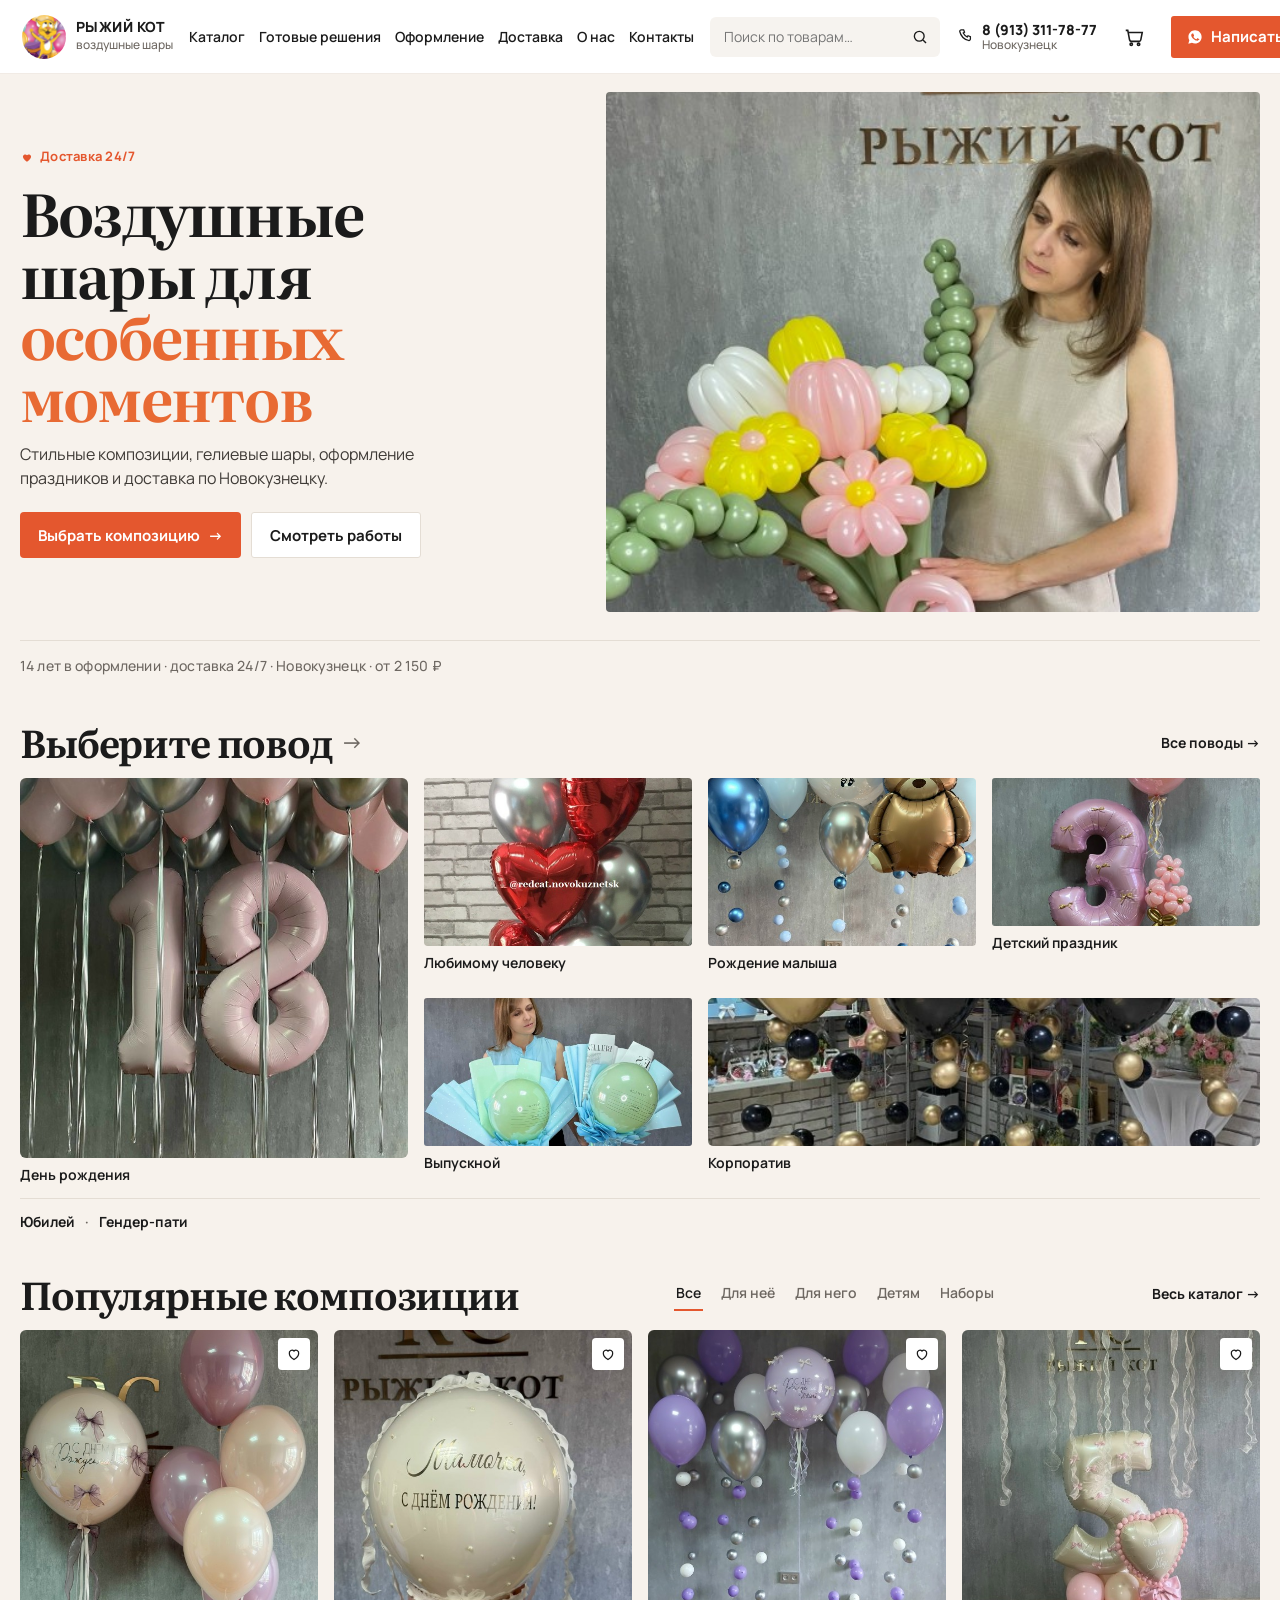
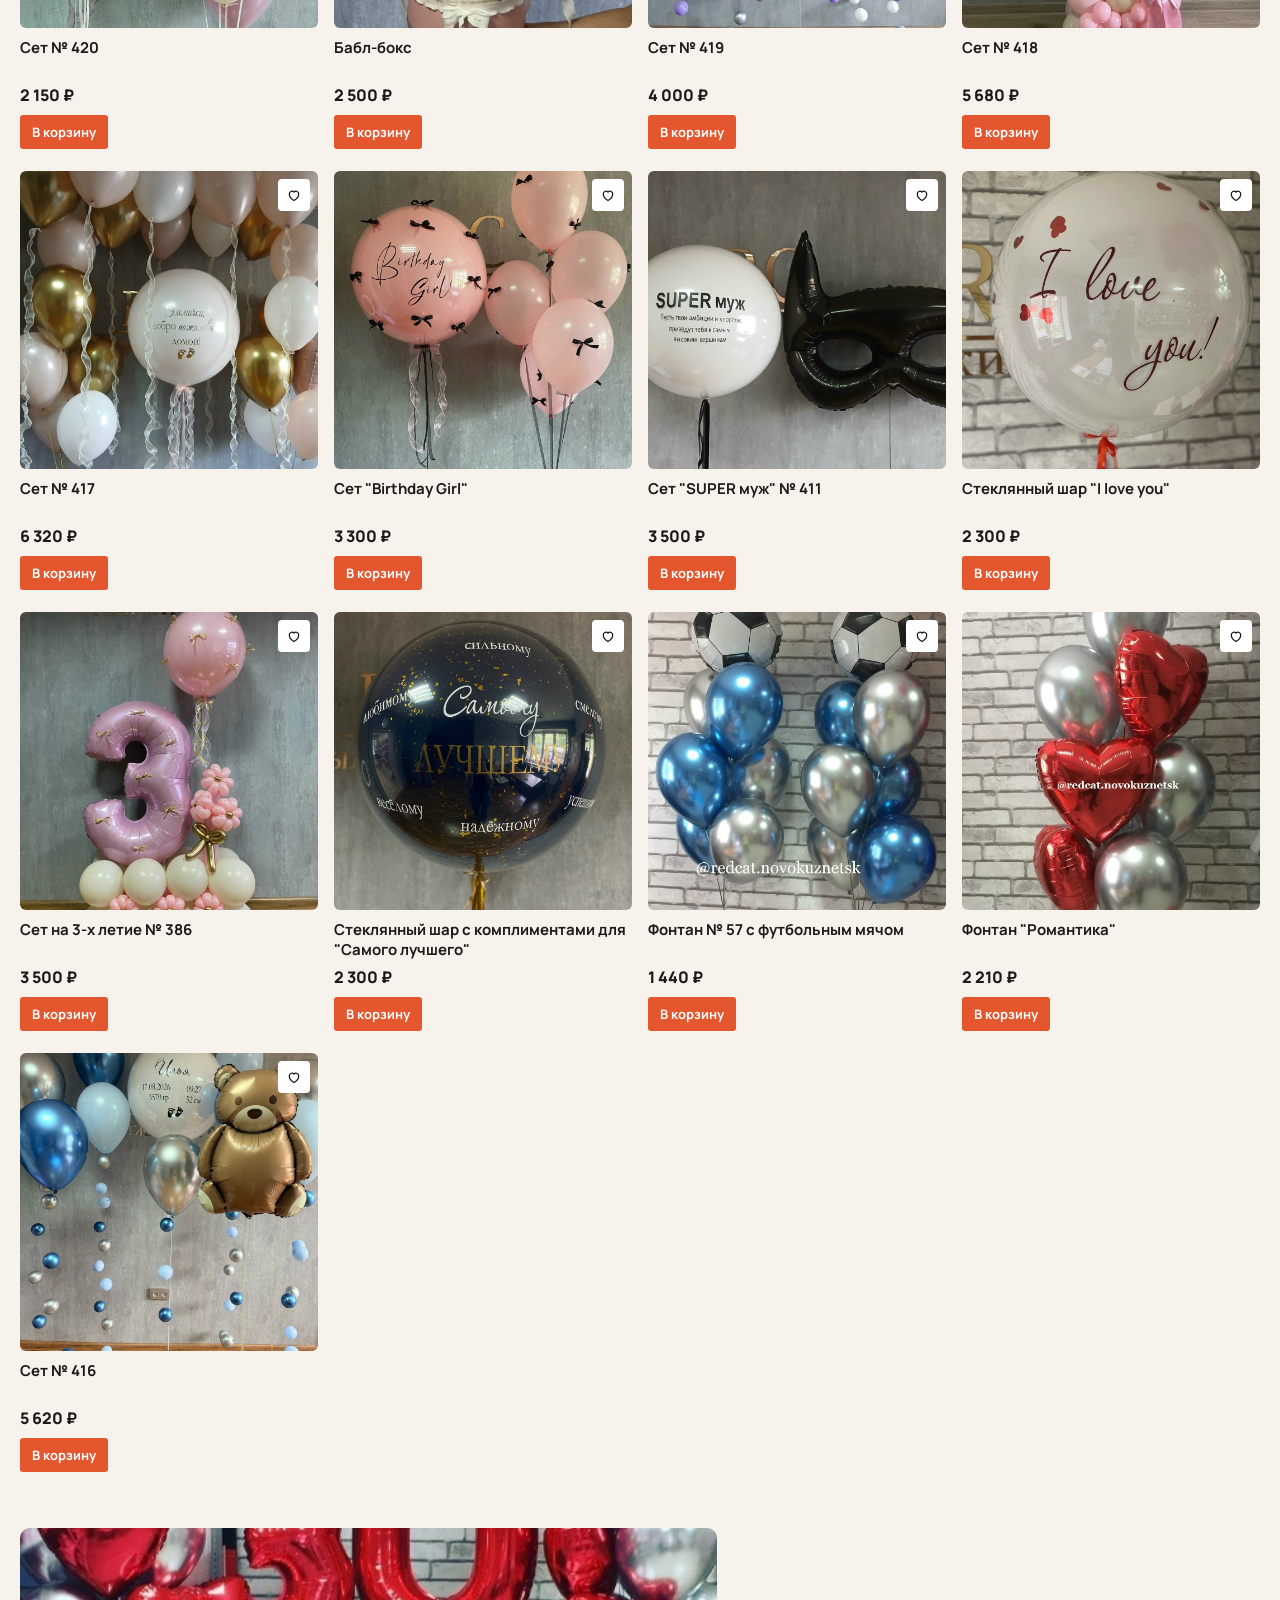
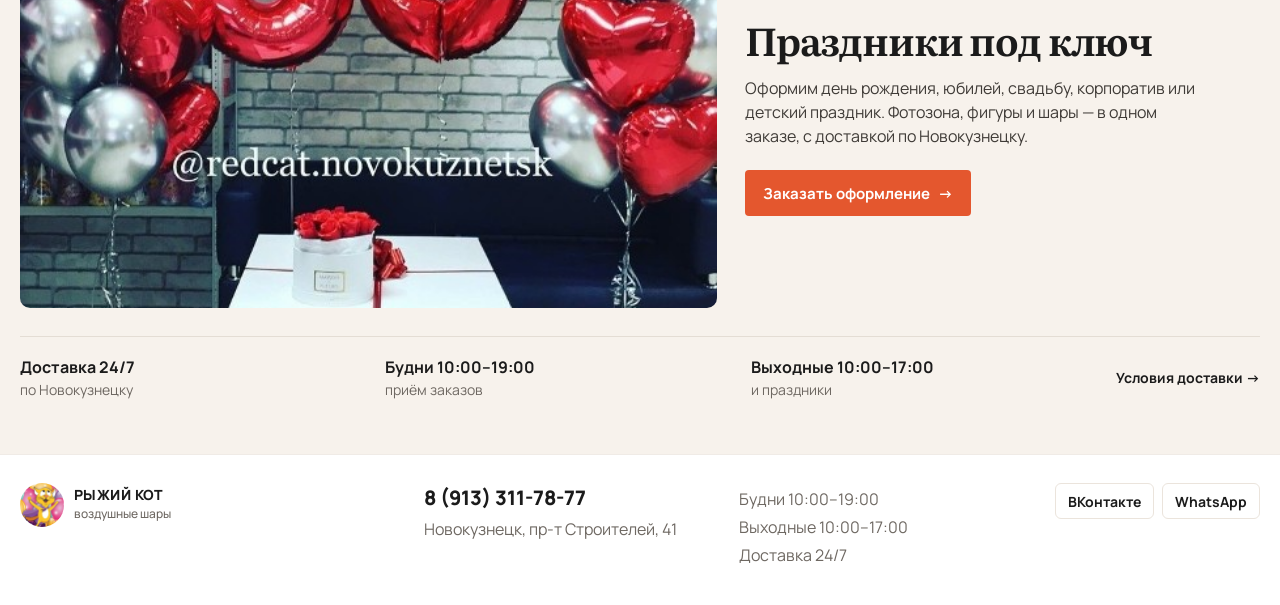
<file: index.html>
<!DOCTYPE html>
<html lang="ru">
<head>
  <meta charset="utf-8">
  <meta name="viewport" content="width=device-width, initial-scale=1">
  <title>Рыжий кот — воздушные шары в Новокузнецке</title>
  <meta name="description" content="Стильные композиции, гелиевые шары, оформление праздников и доставка по Новокузнецку. Рыжий кот, пр-т Строителей, 41.">
  <link rel="icon" href="img/logo.jpg">
  <link rel="preconnect" href="https://fonts.googleapis.com">
  <link rel="preconnect" href="https://fonts.gstatic.com" crossorigin>
  <link href="https://fonts.googleapis.com/css2?family=Literata:opsz,wght@7..72,560;7..72,650;7..72,700&family=Manrope:wght@400;500;600;700;800&display=swap" rel="stylesheet">
  <link rel="stylesheet" href="css/site.css">
</head>
<body>
  <a class="skip" href="#content">К содержанию</a>
  <header data-header></header>
  <main id="content">
    <div class="wrap hero-block">
      <section class="hero">
        <div class="hero-copy">
          <p class="hero-kicker">
            <svg width="14" height="14" viewBox="0 0 24 24" aria-hidden="true" fill="currentColor"><path d="M12 20s-7-4.4-7-9a4 4 0 0 1 7-2 4 4 0 0 1 7 2c0 4.6-7 9-7 9z"/></svg>
            Доставка 24/7
          </p>
          <h1>Воздушные<br>шары для<br><span>особенных<br>моментов</span></h1>
          <p class="hero-lead">Стильные композиции, гелиевые шары, оформление праздников и доставка по Новокузнецку.</p>
          <div class="hero-actions">
            <a class="btn" href="catalog.html">Выбрать композицию <span aria-hidden="true">→</span></a>
            <a class="btn btn-line" href="solutions.html">Смотреть работы</a>
          </div>
        </div>
        <div class="hero-photo">
          <img src="img/products/p15997481.jpg" alt="Букет из шаров: ромашки и тюльпаны, студия Рыжий кот">
        </div>
      </section>
      <p class="facts-line" aria-label="Коротко о магазине">14 лет в оформлении · доставка 24/7 · Новокузнецк · от 2 150 ₽</p>
    </div>

    <section class="wrap block" aria-labelledby="occasions-title">
      <div class="section-head">
        <h2 id="occasions-title">Выберите повод <a class="title-arrow" href="solutions.html" aria-label="Все поводы">→</a></h2>
        <a class="more-link" href="solutions.html">Все поводы →</a>
      </div>
      <div class="occasion-mosaic">
        <a class="occasion occasion--feature" href="catalog.html?tag=birthday">
          <img src="img/products/p15983833.jpg" alt="Розовые цифры 18 и фонтан шаров">
          <span>День рождения</span>
        </a>
        <a class="occasion" href="catalog.html?tag=love">
          <img src="img/products/p15039070.jpg" alt="Красные сердца и серебряные шары">
          <span>Любимому человеку</span>
        </a>
        <a class="occasion" href="catalog.html?tag=baby">
          <img src="img/products/p16134935.jpg" alt="Голубая композиция с метрикой и мишкой">
          <span>Рождение малыша</span>
        </a>
        <a class="occasion occasion--compact" href="catalog.html?tag=kids">
          <img src="img/products/p16042050.jpg" alt="Розовая цифра 3 и цветы из шаров">
          <span>Детский праздник</span>
        </a>
        <a class="occasion occasion--compact" href="catalog.html?tag=grad">
          <img src="img/products/p16125949.jpg" alt="Букеты с шарами-тетрадками">
          <span>Выпускной</span>
        </a>
        <a class="occasion occasion--wide" href="decor.html">
          <img src="img/products/p12304757.jpg" alt="Чёрно-золотая композиция из шаров">
          <span>Корпоратив</span>
        </a>
      </div>
      <nav class="occasion-links" aria-label="Ещё поводы">
        <a href="solutions.html#jubilee">Юбилей</a>
        <span aria-hidden="true">·</span>
        <a href="solutions.html#gender">Гендер-пати</a>
      </nav>
    </section>

    <section class="wrap block" aria-labelledby="popular-title">
      <div class="section-head with-pills">
        <h2 id="popular-title">Популярные композиции</h2>
        <div class="pills" data-home-filters>
          <button type="button" data-aud="all" aria-pressed="true">Все</button>
          <button type="button" data-aud="her" aria-pressed="false">Для неё</button>
          <button type="button" data-aud="him" aria-pressed="false">Для него</button>
          <button type="button" data-aud="kids" aria-pressed="false">Детям</button>
          <button type="button" data-aud="set" aria-pressed="false">Наборы</button>
        </div>
        <a class="more-link" href="catalog.html">Весь каталог →</a>
      </div>
      <div class="shelf" data-shelf></div>
    </section>

    <section class="wrap turnkey">
      <img src="img/products/p15039085.jpg" alt="Оформление праздника: цифра 30 и красные сердца">
      <div>
        <h2>Праздники под ключ</h2>
        <p>Оформим день рождения, юбилей, свадьбу, корпоратив или детский праздник. Фотозона, фигуры и шары — в одном заказе, с доставкой по Новокузнецку.</p>
        <a class="btn" href="decor.html">Заказать оформление <span aria-hidden="true">→</span></a>
      </div>
    </section>

    <section class="hours wrap" aria-label="Доставка и часы">
      <div>
        <strong>Доставка 24/7</strong>
        <span>по Новокузнецку</span>
      </div>
      <div>
        <strong>Будни 10:00–19:00</strong>
        <span>приём заказов</span>
      </div>
      <div>
        <strong>Выходные 10:00–17:00</strong>
        <span>и праздники</span>
      </div>
      <a class="more-link" href="delivery.html">Условия доставки →</a>
    </section>
  </main>
  <footer data-footer></footer>
  <script src="js/site.js"></script>
</body>
</html>
</file>
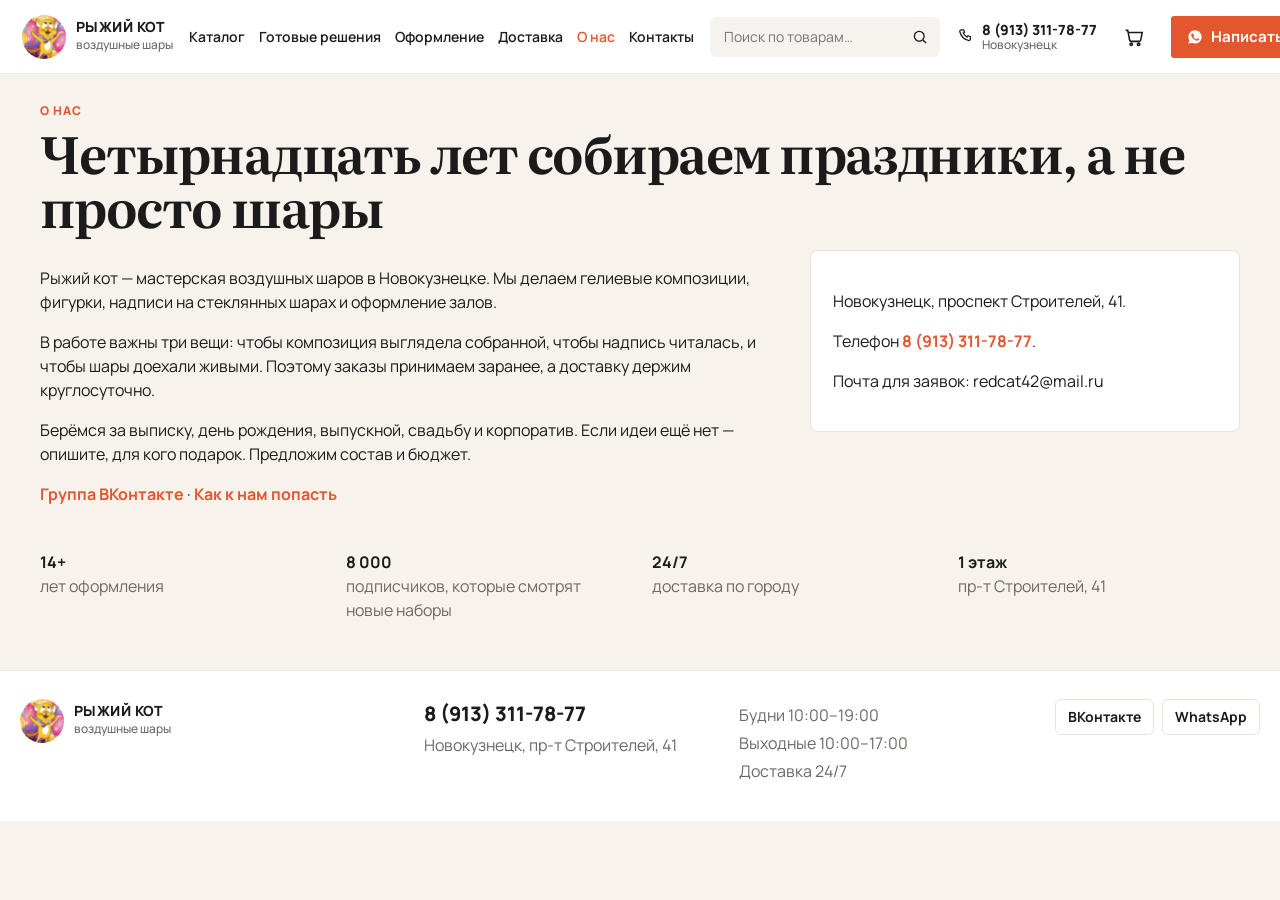
<file: about.html>
<!DOCTYPE html>
<html lang="ru">
<head>
  <meta charset="utf-8">
  <meta name="viewport" content="width=device-width, initial-scale=1">
  <title>О нас — Рыжий кот</title>
  <meta name="description" content="Рыжий кот — служба воздушных шаров и праздничного оформления в Новокузнецке. Больше 14 лет.">
  <link rel="icon" href="img/logo.jpg">
  <link rel="preconnect" href="https://fonts.googleapis.com">
  <link rel="preconnect" href="https://fonts.gstatic.com" crossorigin>
  <link href="https://fonts.googleapis.com/css2?family=Literata:opsz,wght@7..72,560;7..72,650;7..72,700&family=Manrope:wght@400;500;600;700;800&display=swap" rel="stylesheet">
  <link rel="stylesheet" href="css/site.css">
</head>
<body>
  <a class="skip" href="#content">К содержанию</a>
  <header data-header></header>
  <main id="content">
    <div class="page-intro">
      <p class="eyebrow">О нас</p>
      <h1>Четырнадцать лет собираем праздники, а не просто шары</h1>
    </div>
    <div class="split-text">
      <div>
        <p>Рыжий кот — мастерская воздушных шаров в Новокузнецке. Мы делаем гелиевые композиции, фигурки, надписи на стеклянных шарах и оформление залов.</p>
        <p>В работе важны три вещи: чтобы композиция выглядела собранной, чтобы надпись читалась, и чтобы шары доехали живыми. Поэтому заказы принимаем заранее, а доставку держим круглосуточно.</p>
        <p>Берёмся за выписку, день рождения, выпускной, свадьбу и корпоратив. Если идеи ещё нет — опишите, для кого подарок. Предложим состав и бюджет.</p>
        <p><a href="https://vk.com/redcat42">Группа ВКонтакте</a> · <a href="contacts.html">Как к нам попасть</a></p>
      </div>
      <aside class="note">
        <p>Новокузнецк, проспект Строителей, 41.</p>
        <p>Телефон <a href="tel:+79133117877">8 (913) 311-78-77</a>.</p>
        <p>Почта для заявок: redcat42@mail.ru</p>
      </aside>
    </div>
    <section class="why" aria-label="Коротко о мастерской">
      <article><strong>14+</strong><span>лет оформления</span></article>
      <article><strong>8 000</strong><span>подписчиков, которые смотрят новые наборы</span></article>
      <article><strong>24/7</strong><span>доставка по городу</span></article>
      <article><strong>1 этаж</strong><span>пр-т Строителей, 41</span></article>
    </section>
  </main>
  <footer data-footer></footer>
  <script src="js/site.js"></script>
</body>
</html>
</file>
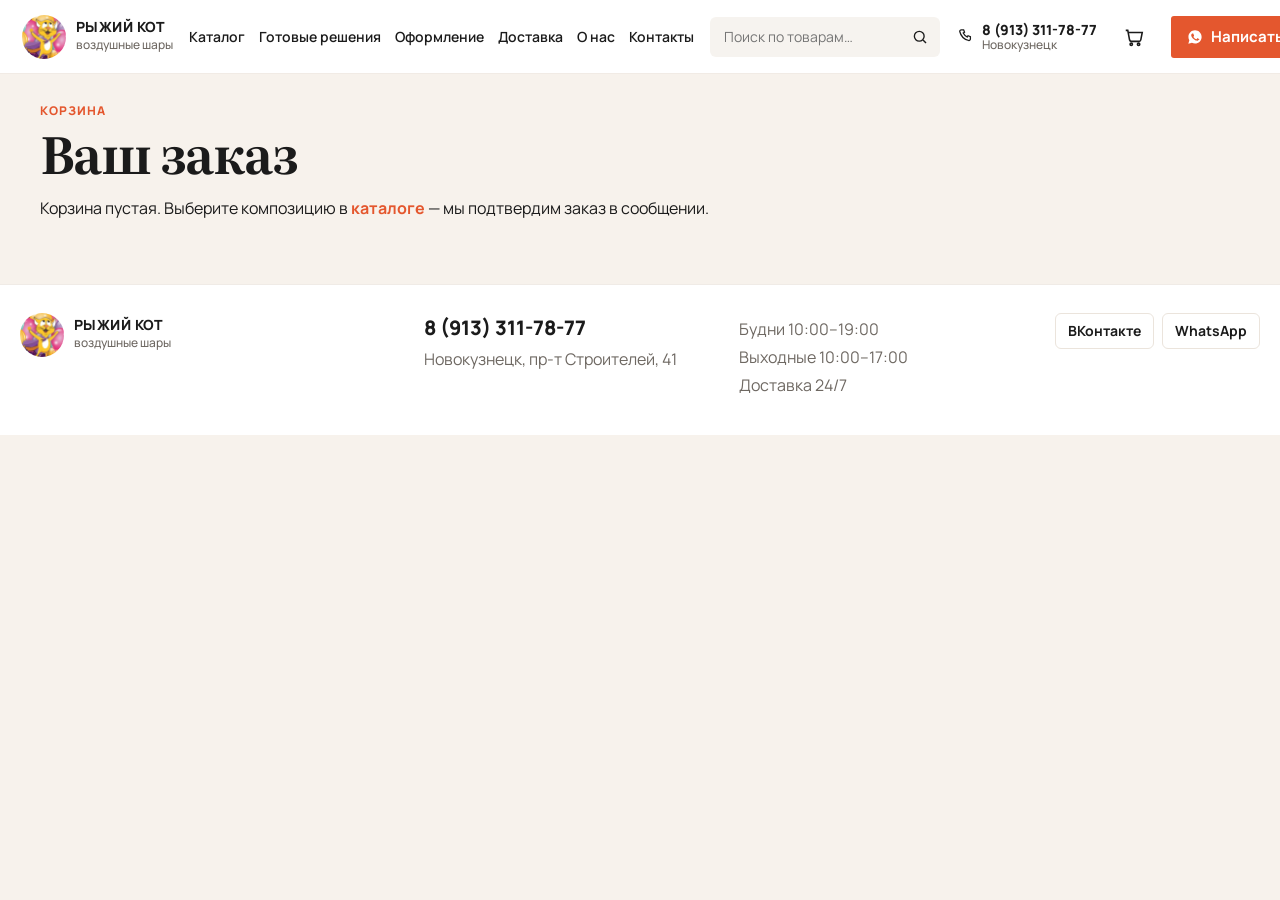
<file: cart.html>
<!DOCTYPE html>
<html lang="ru">
<head>
  <meta charset="utf-8">
  <meta name="viewport" content="width=device-width, initial-scale=1">
  <title>Корзина — Рыжий кот</title>
  <link rel="icon" href="img/logo.jpg">
  <link rel="preconnect" href="https://fonts.googleapis.com">
  <link rel="preconnect" href="https://fonts.gstatic.com" crossorigin>
  <link href="https://fonts.googleapis.com/css2?family=Literata:opsz,wght@7..72,560;7..72,650;7..72,700&family=Manrope:wght@400;500;600;700;800&display=swap" rel="stylesheet">
  <link rel="stylesheet" href="css/site.css">
</head>
<body>
  <a class="skip" href="#content">К содержанию</a>
  <header data-header></header>
  <main id="content">
    <div class="page-intro">
      <p class="eyebrow">Корзина</p>
      <h1>Ваш заказ</h1>
    </div>
    <div class="cart-list" data-cart-page></div>
  </main>
  <footer data-footer></footer>
  <script src="js/site.js"></script>
</body>
</html>
</file>
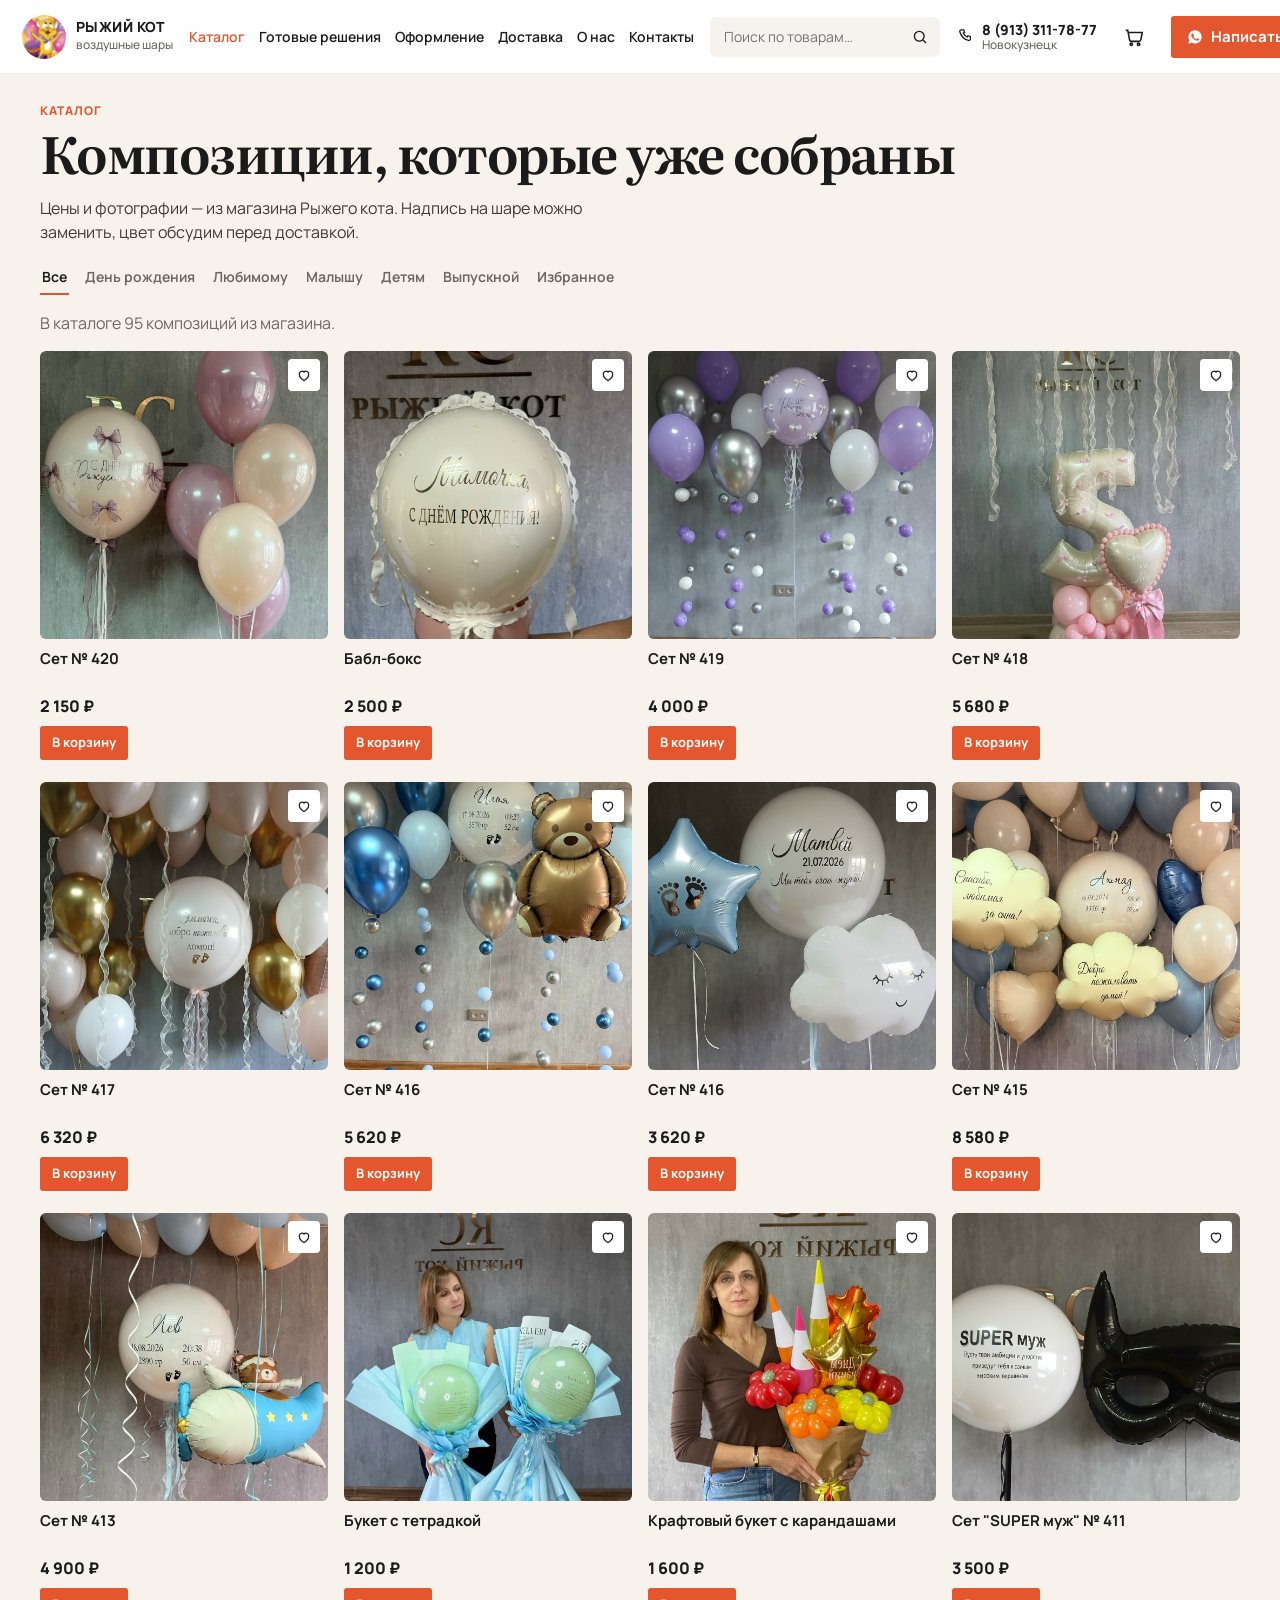
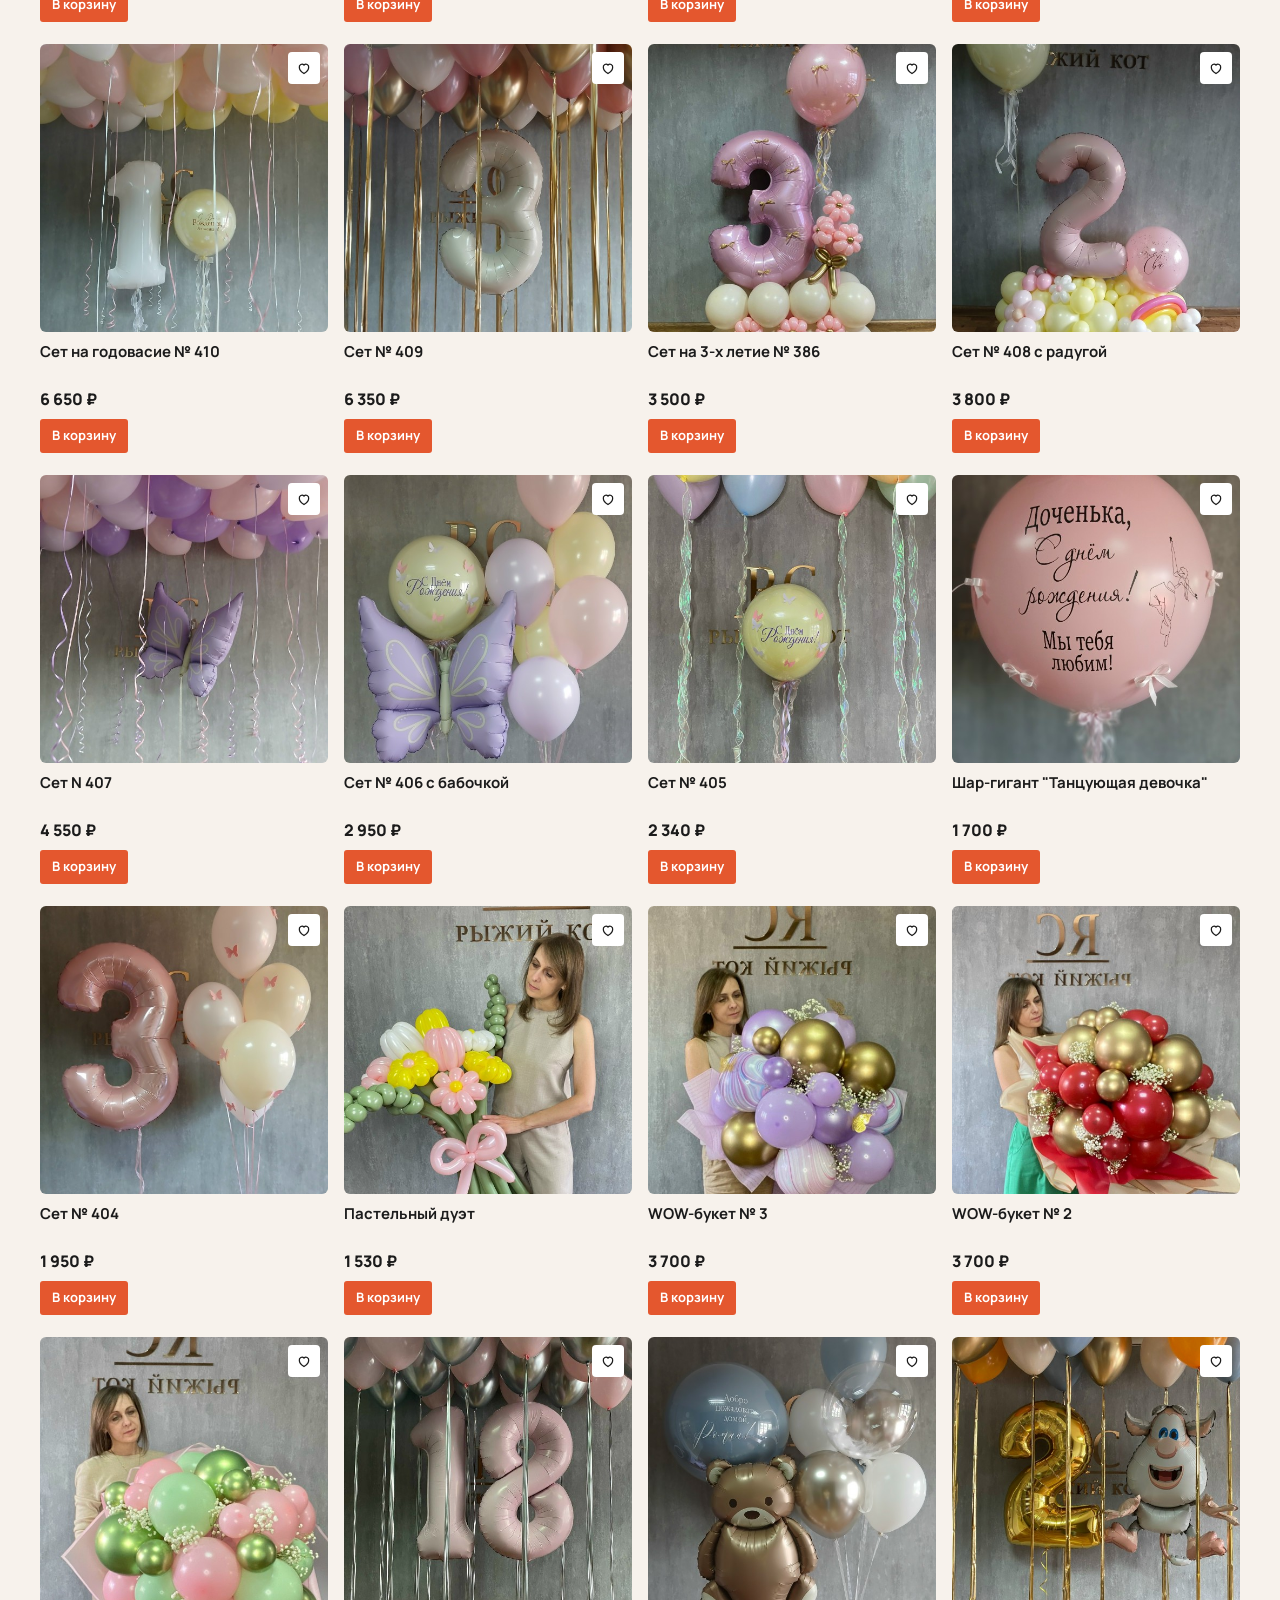
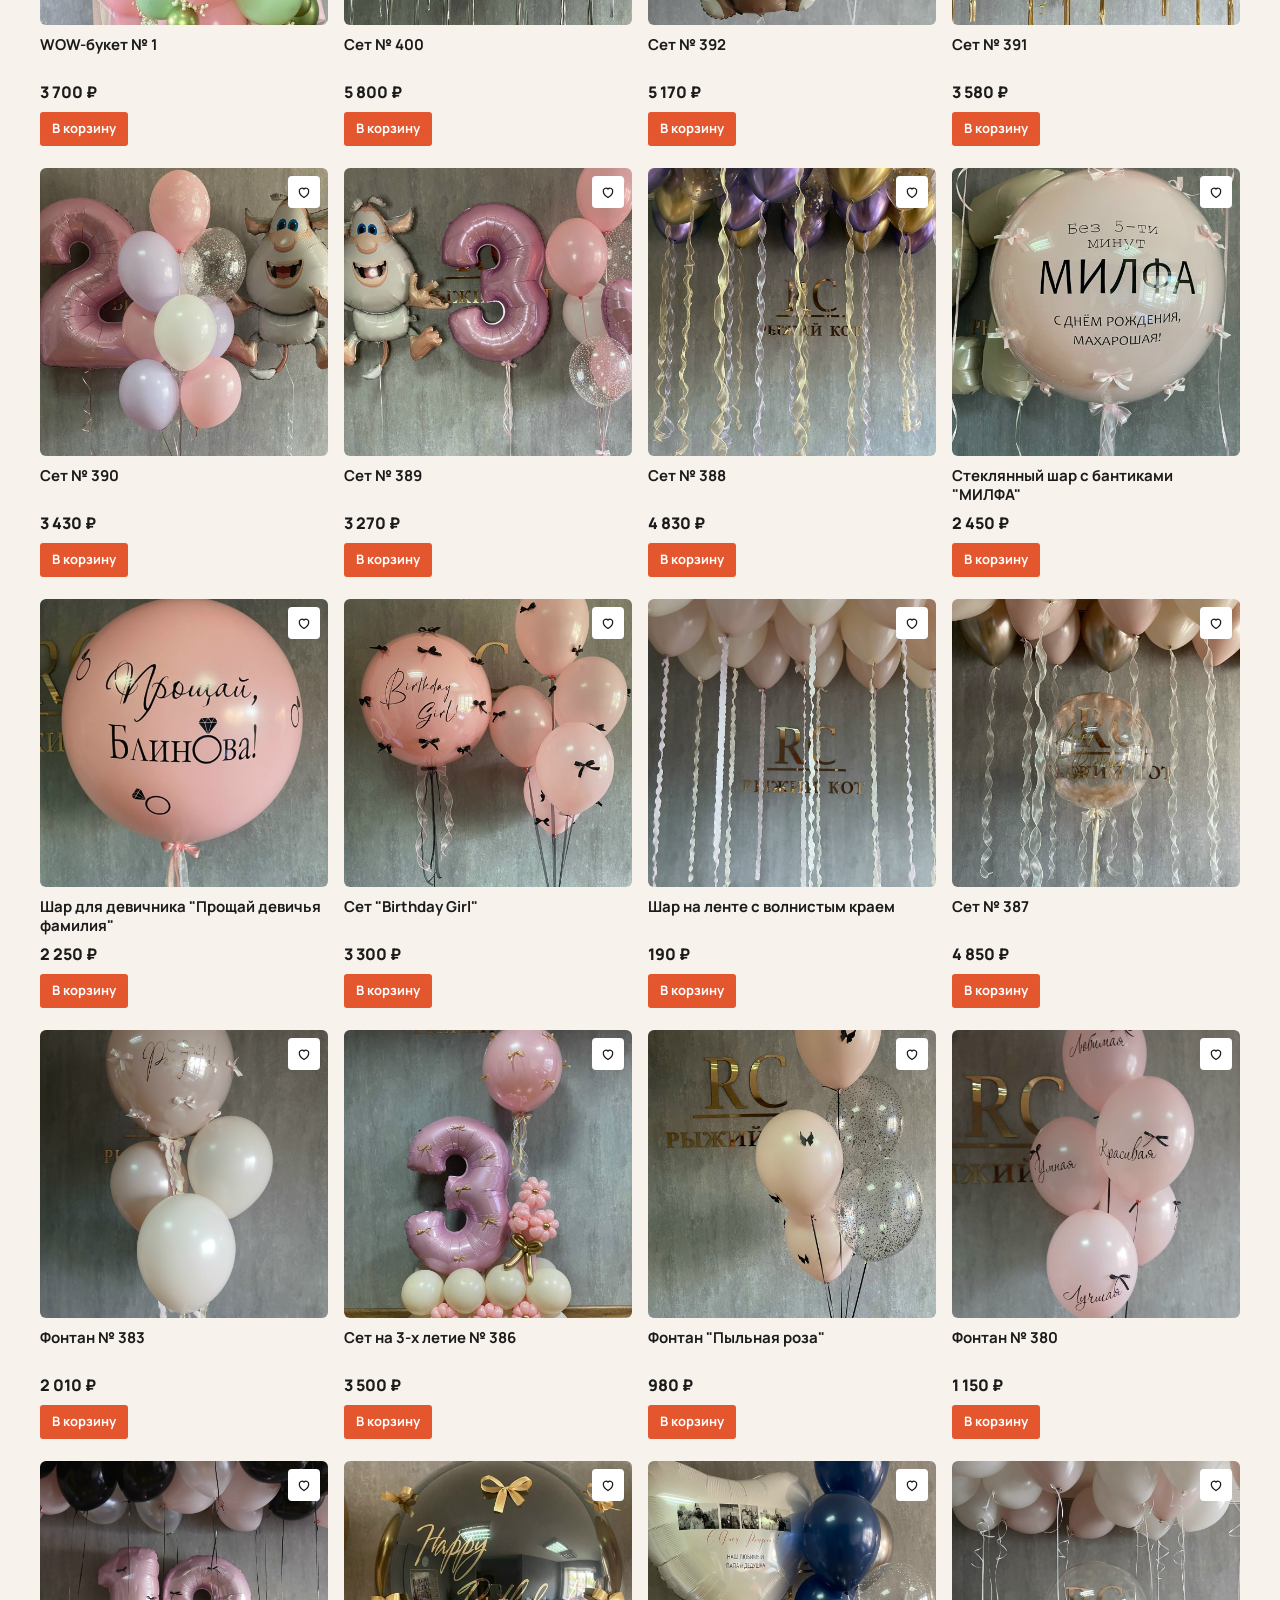
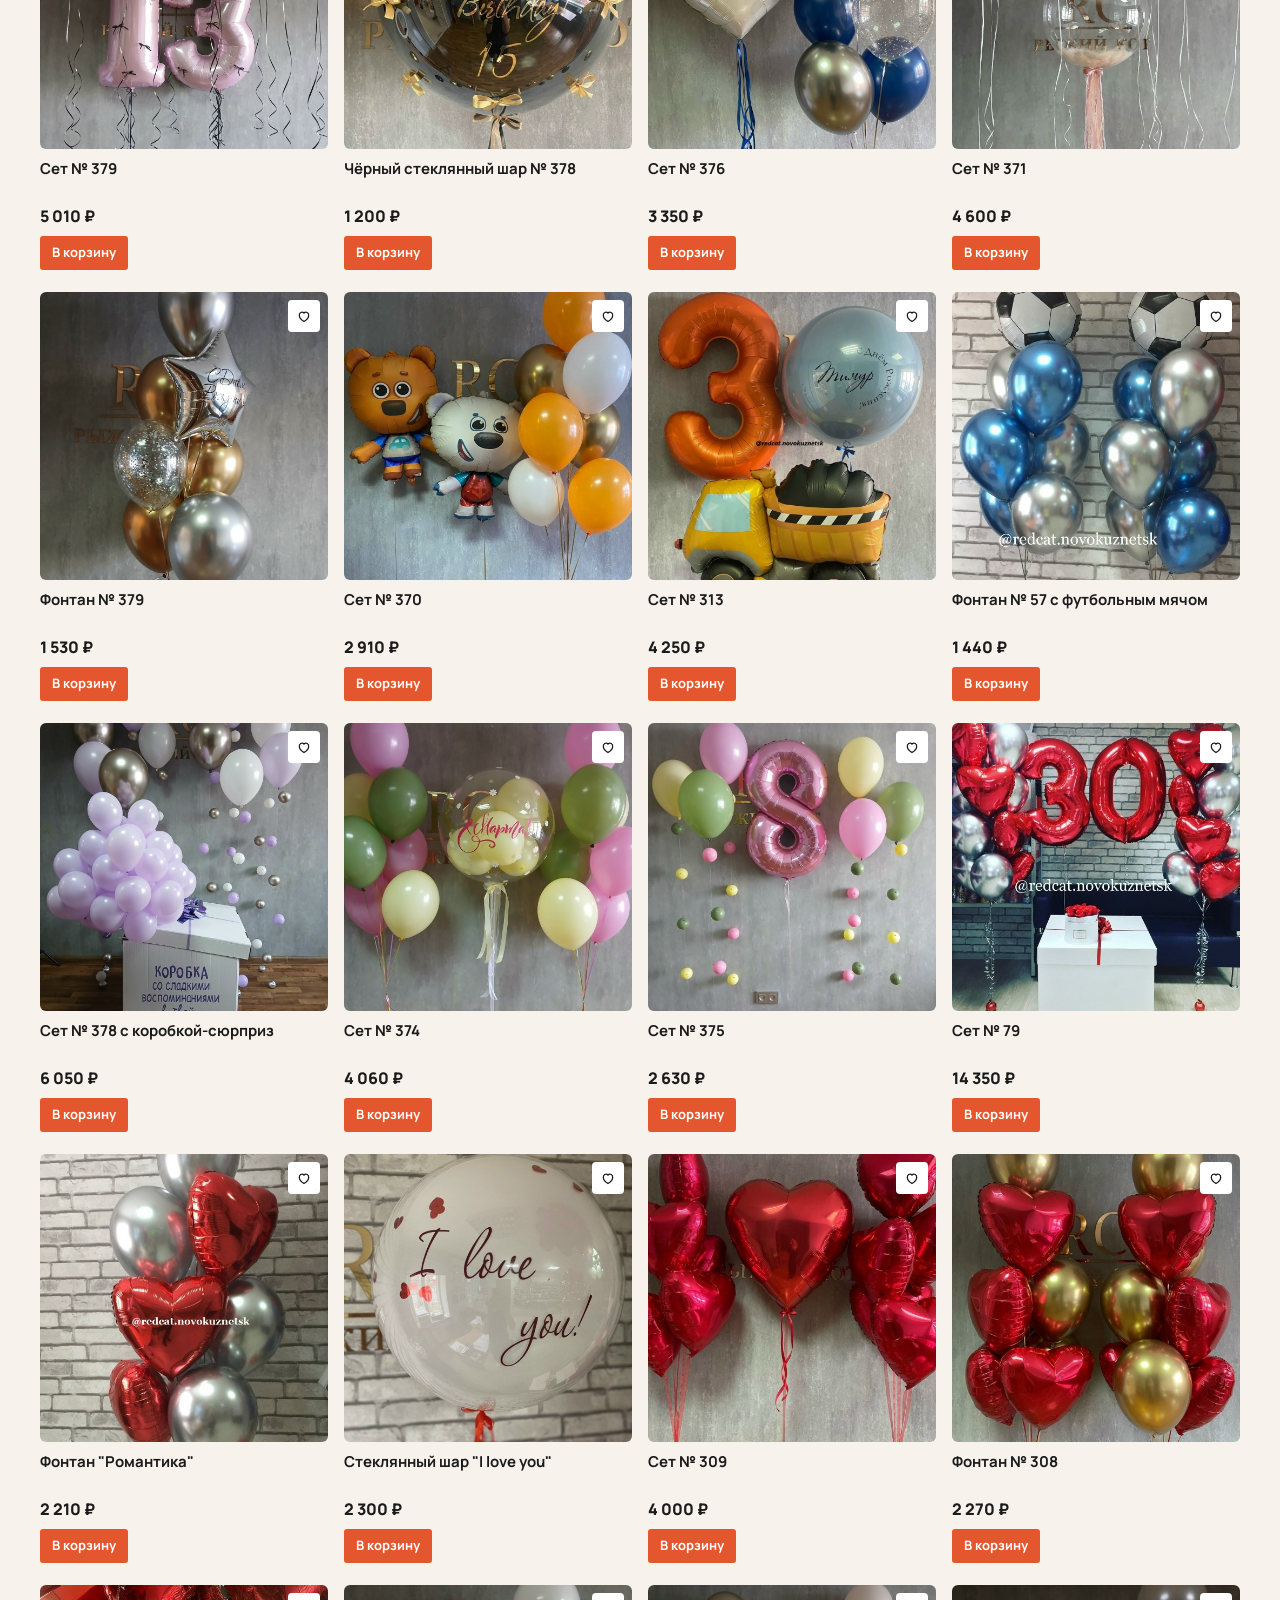
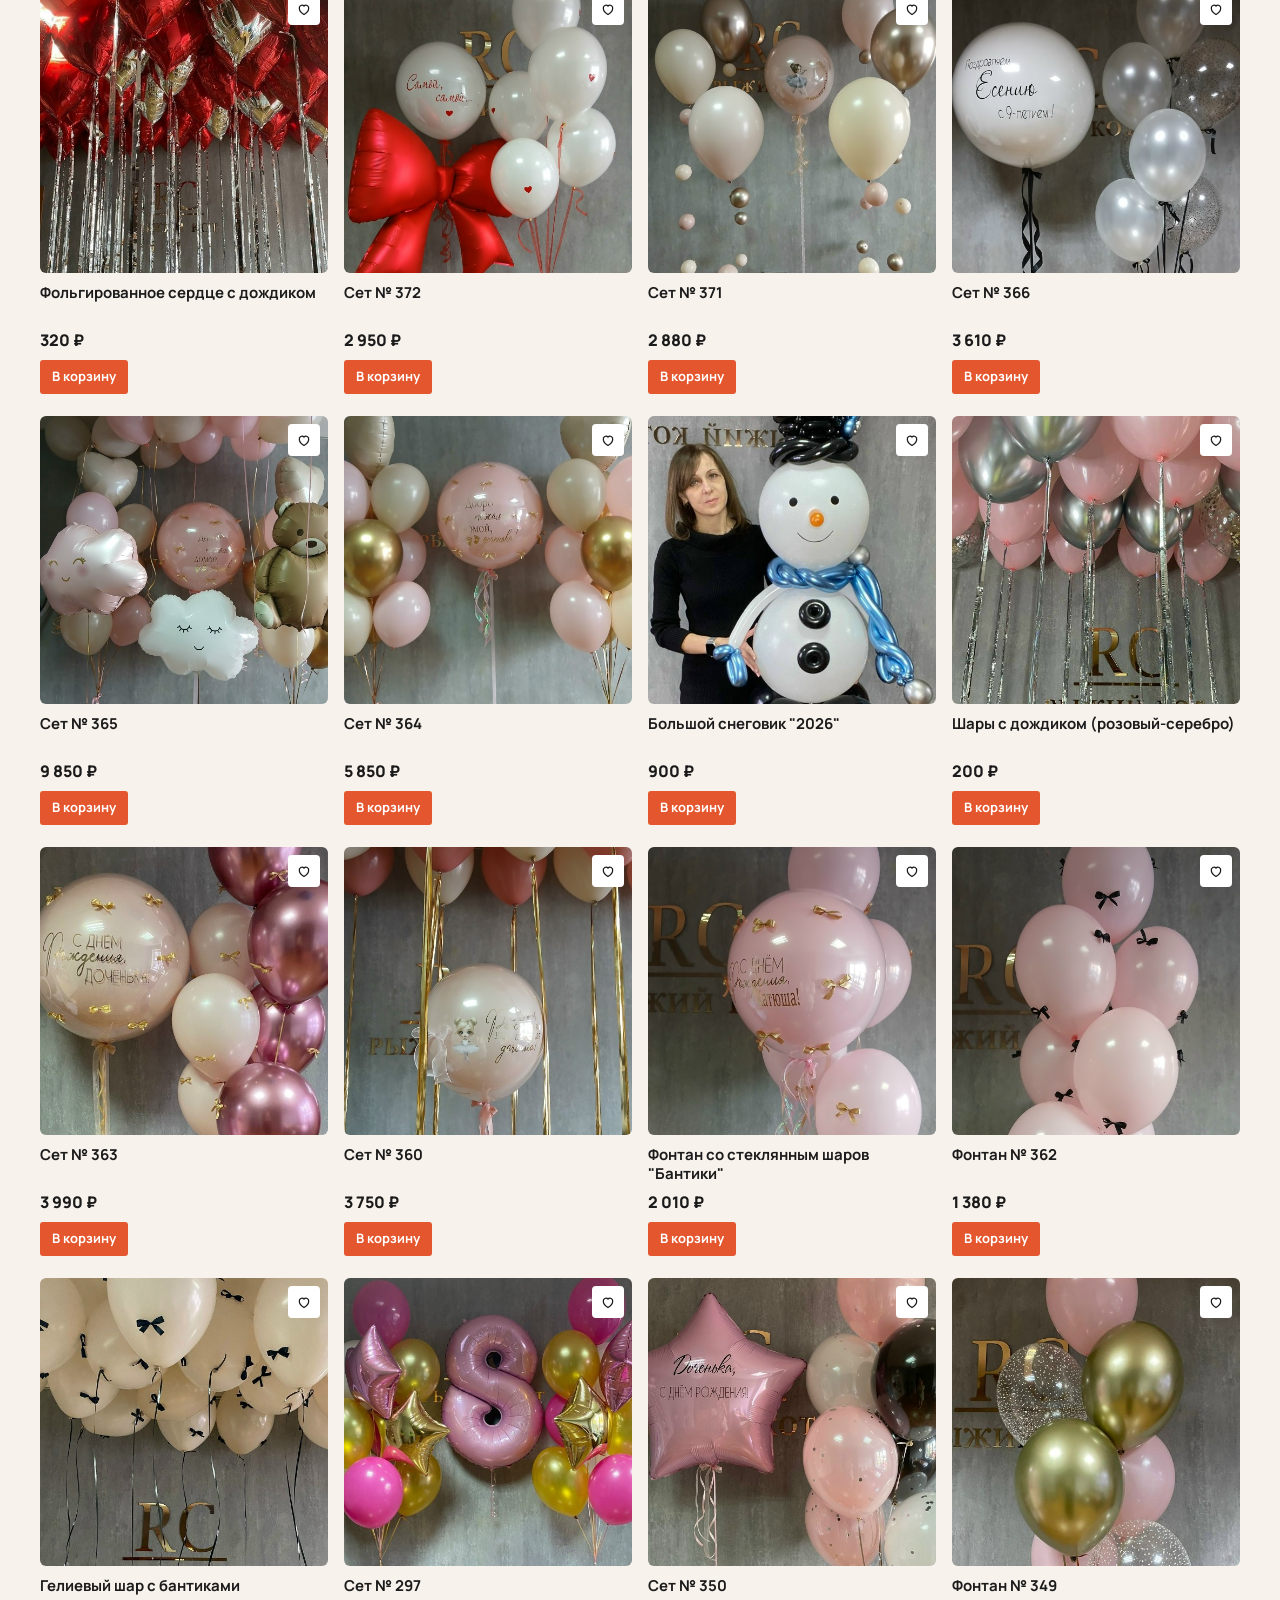
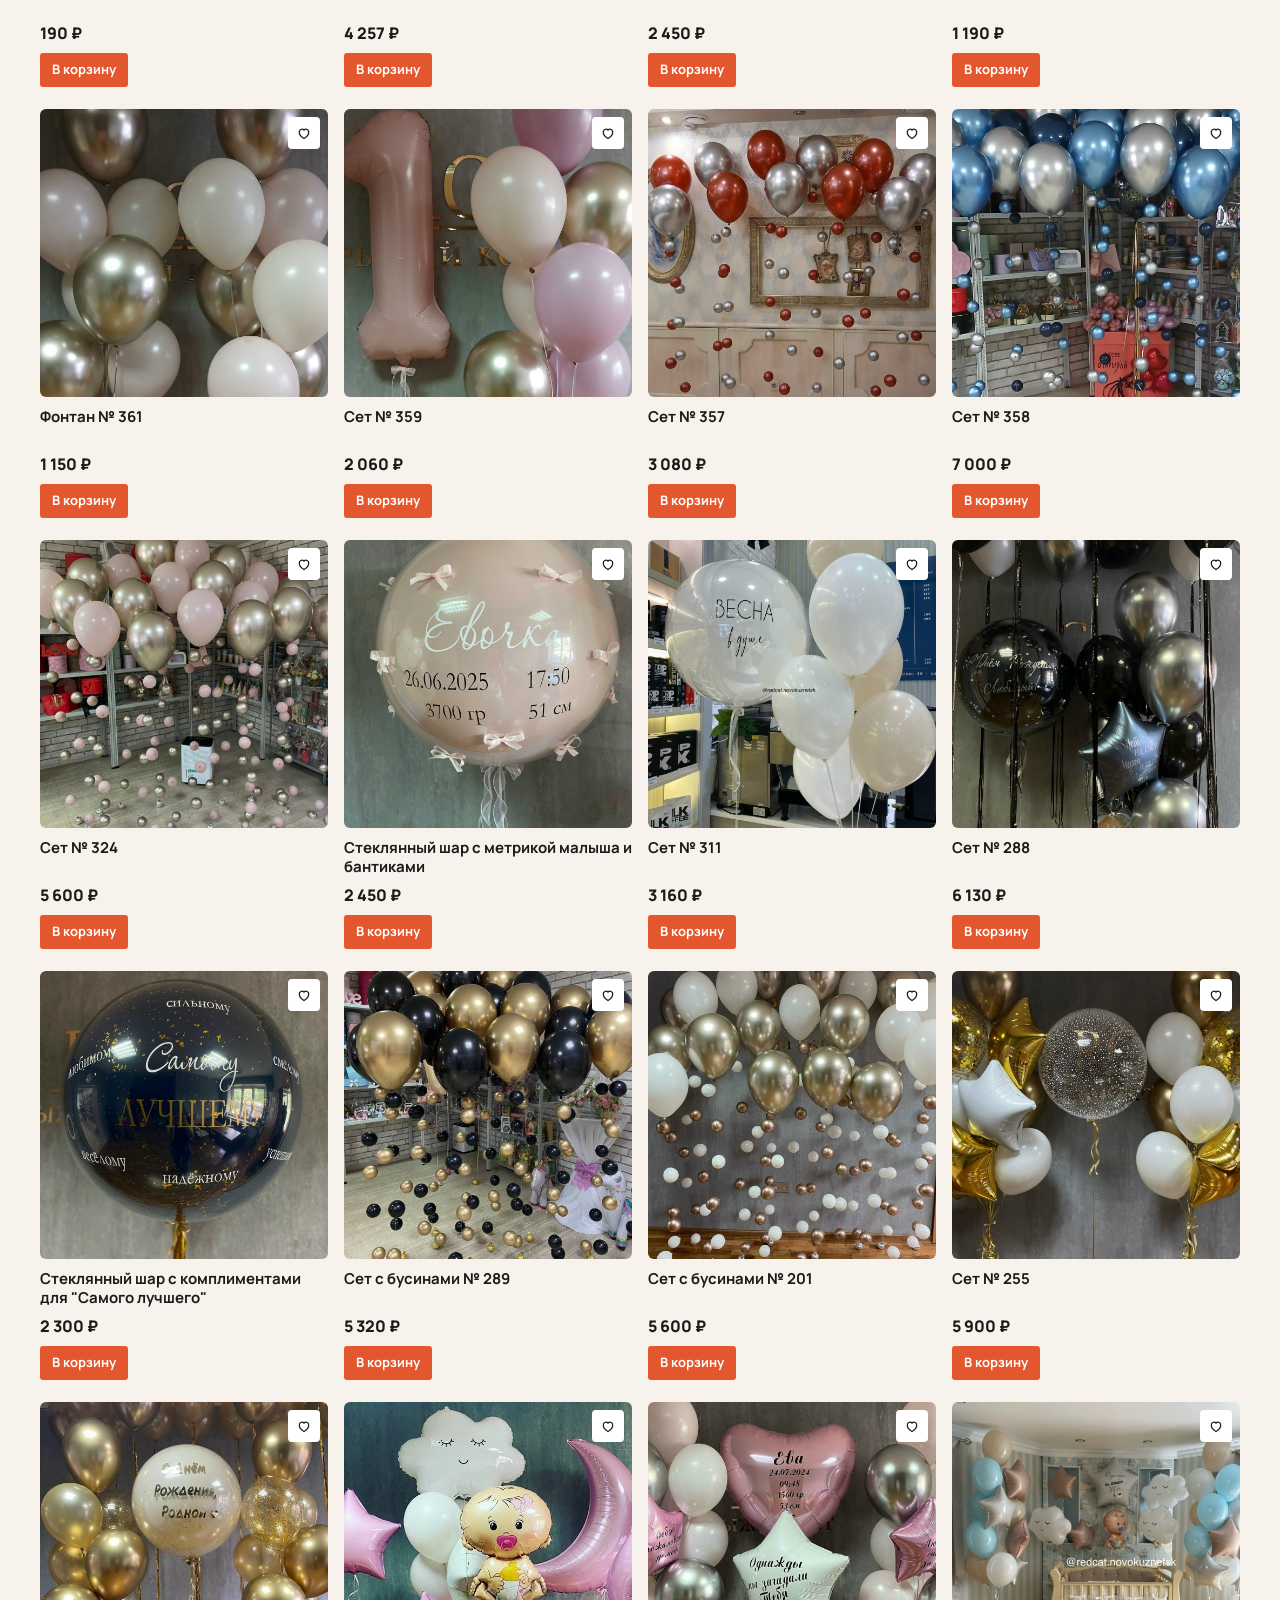
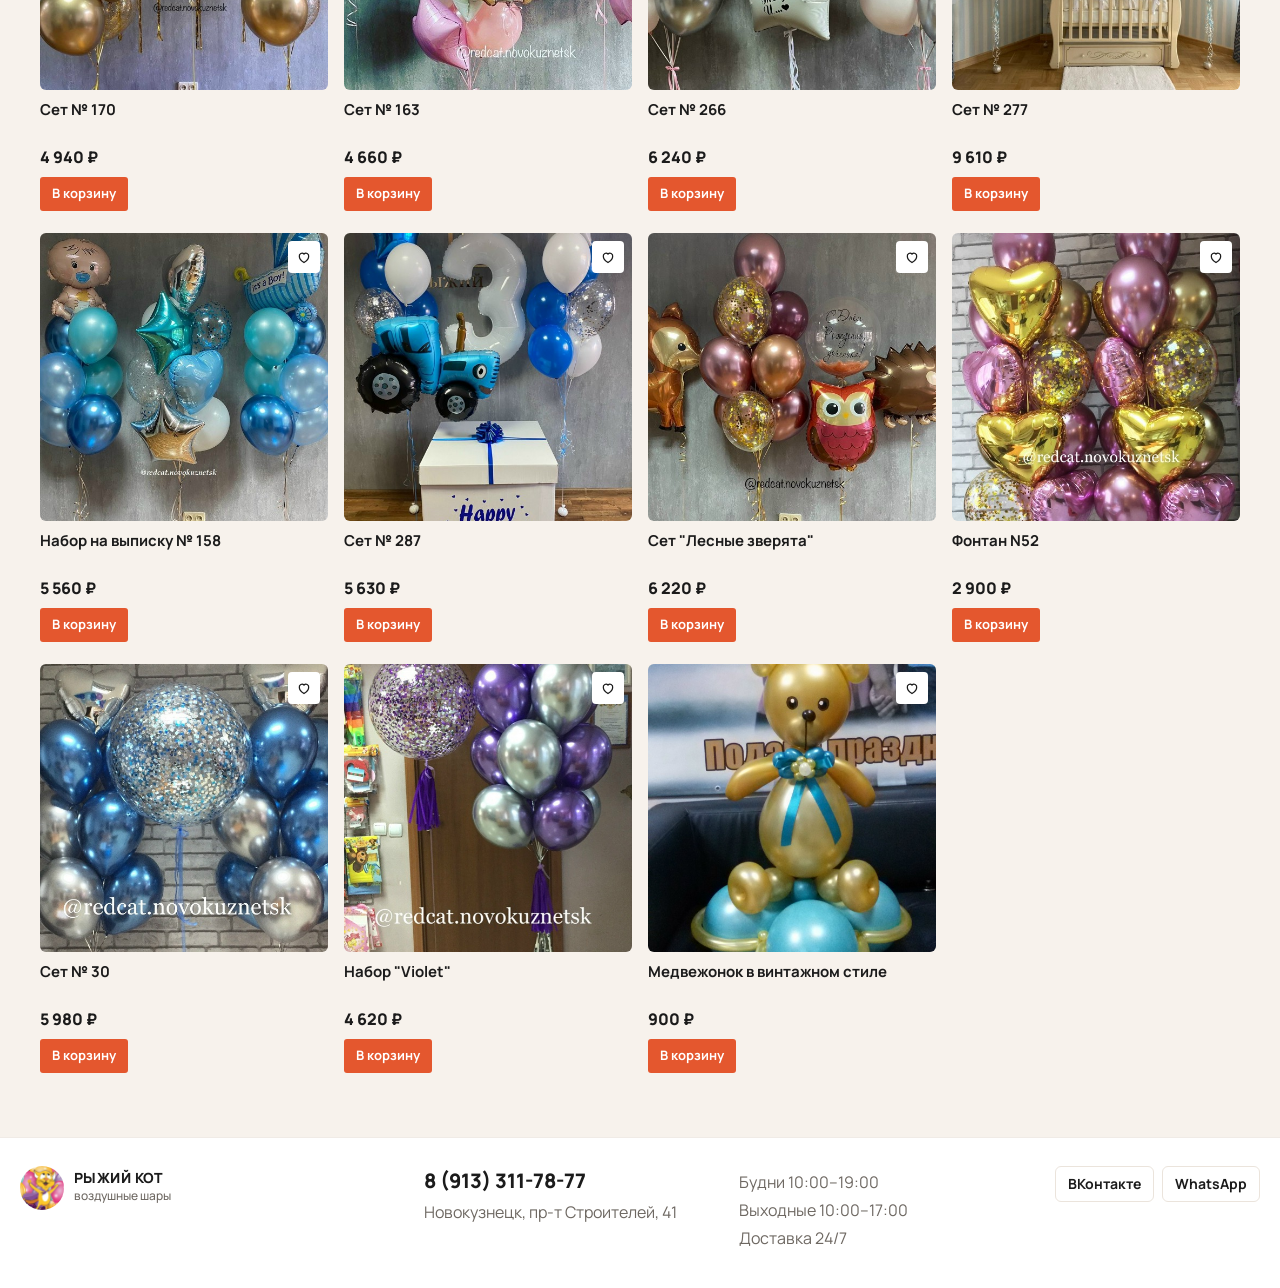
<file: catalog.html>
<!DOCTYPE html>
<html lang="ru">
<head>
  <meta charset="utf-8">
  <meta name="viewport" content="width=device-width, initial-scale=1">
  <title>Каталог — Рыжий кот</title>
  <meta name="description" content="Композиции из воздушных шаров Рыжего кота: цены, фото и заказ с доставкой по Новокузнецку.">
  <link rel="icon" href="img/logo.jpg">
  <link rel="preconnect" href="https://fonts.googleapis.com">
  <link rel="preconnect" href="https://fonts.gstatic.com" crossorigin>
  <link href="https://fonts.googleapis.com/css2?family=Literata:opsz,wght@7..72,560;7..72,650;7..72,700&family=Manrope:wght@400;500;600;700;800&display=swap" rel="stylesheet">
  <link rel="stylesheet" href="css/site.css">
</head>
<body>
  <a class="skip" href="#content">К содержанию</a>
  <header data-header></header>
  <main id="content">
    <div class="page-intro">
      <p class="eyebrow">Каталог</p>
      <h1>Композиции, которые уже собраны</h1>
      <p>Цены и фотографии — из магазина Рыжего кота. Надпись на шаре можно заменить, цвет обсудим перед доставкой.</p>
    </div>
    <nav class="filters" aria-label="Фильтр">
      <a href="catalog.html" data-filter="">Все</a>
      <a href="catalog.html?tag=birthday" data-filter="birthday">День рождения</a>
      <a href="catalog.html?tag=love" data-filter="love">Любимому</a>
      <a href="catalog.html?tag=baby" data-filter="baby">Малышу</a>
      <a href="catalog.html?tag=kids" data-filter="kids">Детям</a>
      <a href="catalog.html?tag=grad" data-filter="grad">Выпускной</a>
      <a href="catalog.html?fav=1" data-filter="fav">Избранное</a>
    </nav>
    <p class="catalog-note" data-catalog-note></p>
    <div class="catalog-grid" data-catalog></div>
  </main>
  <footer data-footer></footer>
  <script src="js/site.js"></script>
</body>
</html>
</file>
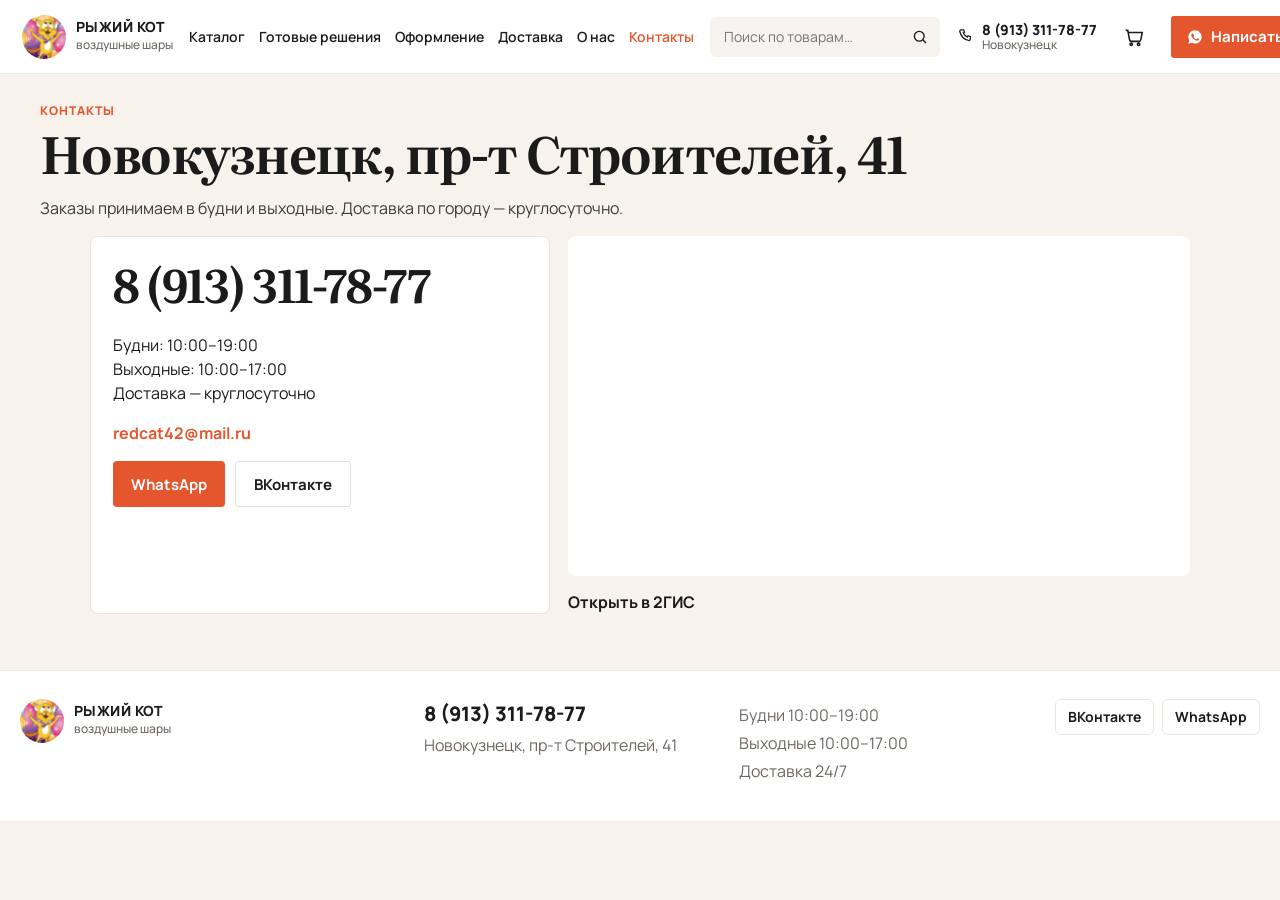
<file: contacts.html>
<!DOCTYPE html>
<html lang="ru">
<head>
  <meta charset="utf-8">
  <meta name="viewport" content="width=device-width, initial-scale=1">
  <title>Контакты — Рыжий кот</title>
  <meta name="description" content="Рыжий кот: Новокузнецк, проспект Строителей, 41. Телефон 8 (913) 311-78-77.">
  <link rel="icon" href="img/logo.jpg">
  <link rel="preconnect" href="https://fonts.googleapis.com">
  <link rel="preconnect" href="https://fonts.gstatic.com" crossorigin>
  <link href="https://fonts.googleapis.com/css2?family=Literata:opsz,wght@7..72,560;7..72,650;7..72,700&family=Manrope:wght@400;500;600;700;800&display=swap" rel="stylesheet">
  <link rel="stylesheet" href="css/site.css">
</head>
<body>
  <a class="skip" href="#content">К содержанию</a>
  <header data-header></header>
  <main id="content">
    <div class="page-intro">
      <p class="eyebrow">Контакты</p>
      <h1>Новокузнецк, пр-т Строителей, 41</h1>
      <p>Заказы принимаем в будни и выходные. Доставка по городу — круглосуточно.</p>
    </div>
    <section class="contact">
      <div class="contact-card">
        <a class="phone-big" href="tel:+79133117877">8 (913) 311-78-77</a>
        <p>Будни: 10:00–19:00<br>Выходные: 10:00–17:00<br>Доставка — круглосуточно</p>
        <p><a href="mailto:redcat42@mail.ru">redcat42@mail.ru</a></p>
        <div class="hero-actions">
          <a class="btn" href="https://wa.me/79133117877" target="_blank" rel="noopener">WhatsApp</a>
          <a class="btn btn-line" href="https://vk.me/redcat42" target="_blank" rel="noopener">ВКонтакте</a>
        </div>
      </div>
      <div class="map">
        <iframe title="Карта: проспект Строителей, 41, Новокузнецк" src="https://www.openstreetmap.org/export/embed.html?bbox=87.104%2C53.760%2C87.129%2C53.778&amp;layer=mapnik&amp;marker=53.7689266%2C87.1163590"></iframe>
        <a href="https://2gis.ru/novokuznetsk/search/%D0%BF%D1%80%D0%BE%D1%81%D0%BF%D0%B5%D0%BA%D1%82%20%D0%A1%D1%82%D1%80%D0%BE%D0%B8%D1%82%D0%B5%D0%BB%D0%B5%D0%B9%2041" target="_blank" rel="noopener">Открыть в 2ГИС</a>
      </div>
    </section>
  </main>
  <footer data-footer></footer>
  <script src="js/site.js"></script>
</body>
</html>
</file>
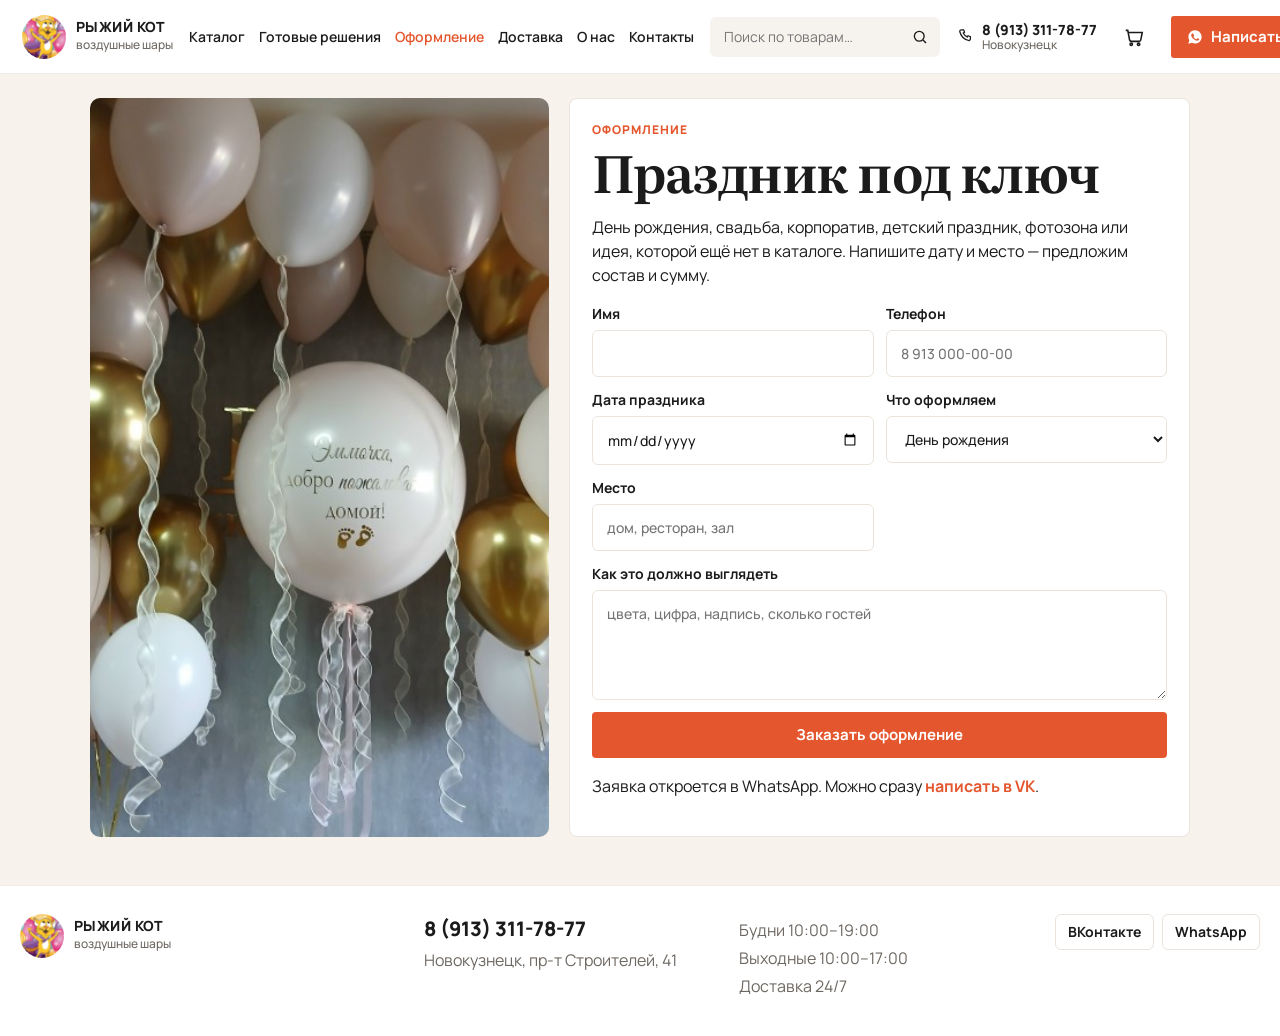
<file: decor.html>
<!DOCTYPE html>
<html lang="ru">
<head>
  <meta charset="utf-8">
  <meta name="viewport" content="width=device-width, initial-scale=1">
  <title>Оформление праздников — Рыжий кот</title>
  <meta name="description" content="Оформление дня рождения, свадьбы, корпоратива и детского праздника воздушными шарами в Новокузнецке.">
  <link rel="icon" href="img/logo.jpg">
  <link rel="preconnect" href="https://fonts.googleapis.com">
  <link rel="preconnect" href="https://fonts.gstatic.com" crossorigin>
  <link href="https://fonts.googleapis.com/css2?family=Literata:opsz,wght@7..72,560;7..72,650;7..72,700&family=Manrope:wght@400;500;600;700;800&display=swap" rel="stylesheet">
  <link rel="stylesheet" href="css/site.css">
</head>
<body>
  <a class="skip" href="#content">К содержанию</a>
  <header data-header></header>
  <main id="content" class="desk">
    <img src="img/products/p16134970.jpg" alt="Плотная композиция из розовых и золотых шаров">
    <div class="desk-form">
      <p class="eyebrow">Оформление</p>
      <h1>Праздник под ключ</h1>
      <p>День рождения, свадьба, корпоратив, детский праздник, фотозона или идея, которой ещё нет в каталоге. Напишите дату и место — предложим состав и сумму.</p>
      <form class="form-grid" data-order>
        <label class="field">Имя
          <input name="name" required autocomplete="name">
        </label>
        <label class="field">Телефон
          <input name="phone" required autocomplete="tel" placeholder="8 913 000-00-00">
        </label>
        <label class="field">Дата праздника
          <input name="date" type="date" required>
        </label>
        <label class="field">Что оформляем
          <select name="kind">
            <option>День рождения</option>
            <option>Свадьба</option>
            <option>Детский праздник</option>
            <option>Выписка</option>
            <option>Выпускной</option>
            <option>Корпоратив</option>
            <option>Фотозона</option>
            <option>Другое</option>
          </select>
        </label>
        <label class="field">Место
          <input name="place" placeholder="дом, ресторан, зал">
        </label>
        <label class="field">Как это должно выглядеть
          <textarea name="comment" placeholder="цвета, цифра, надпись, сколько гостей"></textarea>
        </label>
        <button class="btn" type="submit">Заказать оформление</button>
      </form>
      <p>Заявка откроется в WhatsApp. Можно сразу <a href="https://vk.me/redcat42">написать в VK</a>.</p>
    </div>
  </main>
  <footer data-footer></footer>
  <script src="js/site.js"></script>
</body>
</html>
</file>
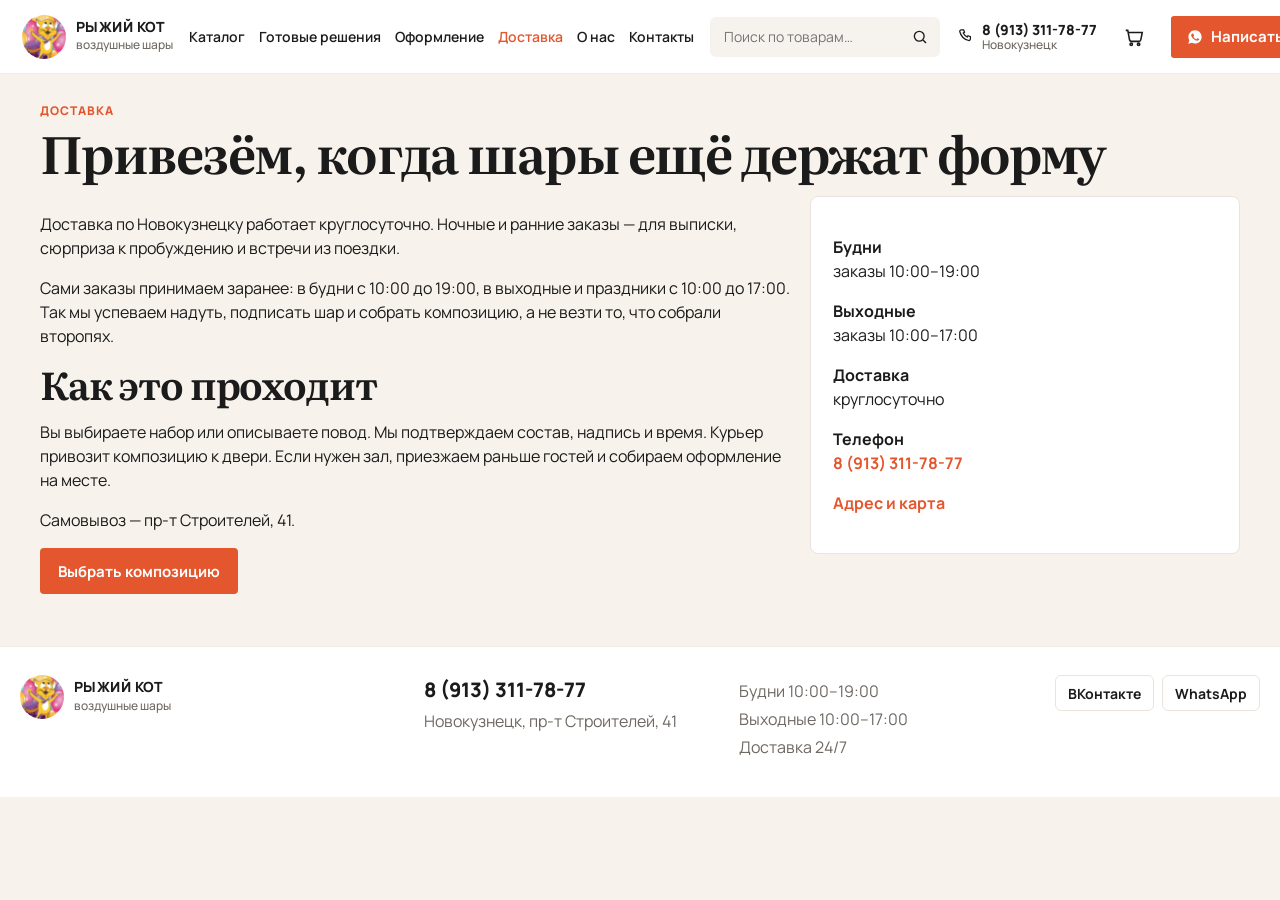
<file: delivery.html>
<!DOCTYPE html>
<html lang="ru">
<head>
  <meta charset="utf-8">
  <meta name="viewport" content="width=device-width, initial-scale=1">
  <title>Доставка — Рыжий кот</title>
  <meta name="description" content="Доставка воздушных шаров по Новокузнецку круглосуточно. Заказы принимаем в будни и выходные.">
  <link rel="icon" href="img/logo.jpg">
  <link rel="preconnect" href="https://fonts.googleapis.com">
  <link rel="preconnect" href="https://fonts.gstatic.com" crossorigin>
  <link href="https://fonts.googleapis.com/css2?family=Literata:opsz,wght@7..72,560;7..72,650;7..72,700&family=Manrope:wght@400;500;600;700;800&display=swap" rel="stylesheet">
  <link rel="stylesheet" href="css/site.css">
</head>
<body>
  <a class="skip" href="#content">К содержанию</a>
  <header data-header></header>
  <main id="content">
    <div class="page-intro">
      <p class="eyebrow">Доставка</p>
      <h1>Привезём, когда шары ещё держат форму</h1>
    </div>
    <div class="split-text">
      <div>
        <p>Доставка по Новокузнецку работает круглосуточно. Ночные и ранние заказы — для выписки, сюрприза к пробуждению и встречи из поездки.</p>
        <p>Сами заказы принимаем заранее: в будни с 10:00 до 19:00, в выходные и праздники с 10:00 до 17:00. Так мы успеваем надуть, подписать шар и собрать композицию, а не везти то, что собрали второпях.</p>
        <h2>Как это проходит</h2>
        <p>Вы выбираете набор или описываете повод. Мы подтверждаем состав, надпись и время. Курьер привозит композицию к двери. Если нужен зал, приезжаем раньше гостей и собираем оформление на месте.</p>
        <p>Самовывоз — пр-т Строителей, 41.</p>
        <p><a class="btn" href="catalog.html">Выбрать композицию</a></p>
      </div>
      <aside class="note">
        <p><strong>Будни</strong><br>заказы 10:00–19:00</p>
        <p><strong>Выходные</strong><br>заказы 10:00–17:00</p>
        <p><strong>Доставка</strong><br>круглосуточно</p>
        <p><strong>Телефон</strong><br><a href="tel:+79133117877">8 (913) 311-78-77</a></p>
        <p><a href="contacts.html">Адрес и карта</a></p>
      </aside>
    </div>
  </main>
  <footer data-footer></footer>
  <script src="js/site.js"></script>
</body>
</html>
</file>
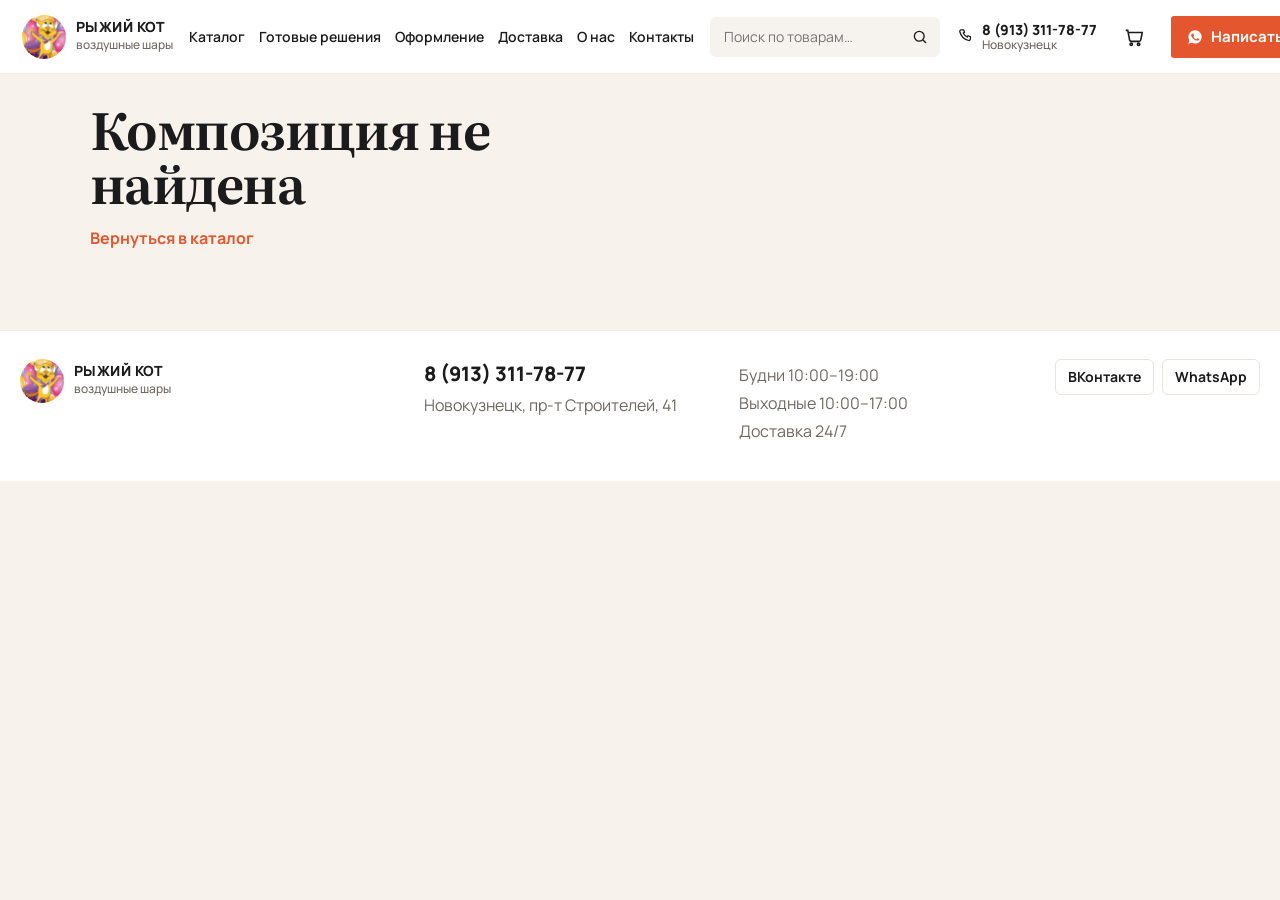
<file: product.html>
<!DOCTYPE html>
<html lang="ru">
<head>
  <meta charset="utf-8">
  <meta name="viewport" content="width=device-width, initial-scale=1">
  <title>Композиция — Рыжий кот</title>
  <link rel="icon" href="img/logo.jpg">
  <link rel="preconnect" href="https://fonts.googleapis.com">
  <link rel="preconnect" href="https://fonts.gstatic.com" crossorigin>
  <link href="https://fonts.googleapis.com/css2?family=Literata:opsz,wght@7..72,560;7..72,650;7..72,700&family=Manrope:wght@400;500;600;700;800&display=swap" rel="stylesheet">
  <link rel="stylesheet" href="css/site.css">
</head>
<body>
  <a class="skip" href="#content">К содержанию</a>
  <header data-header></header>
  <main id="content" class="product" data-product></main>
  <footer data-footer></footer>
  <script src="js/site.js"></script>
</body>
</html>
</file>
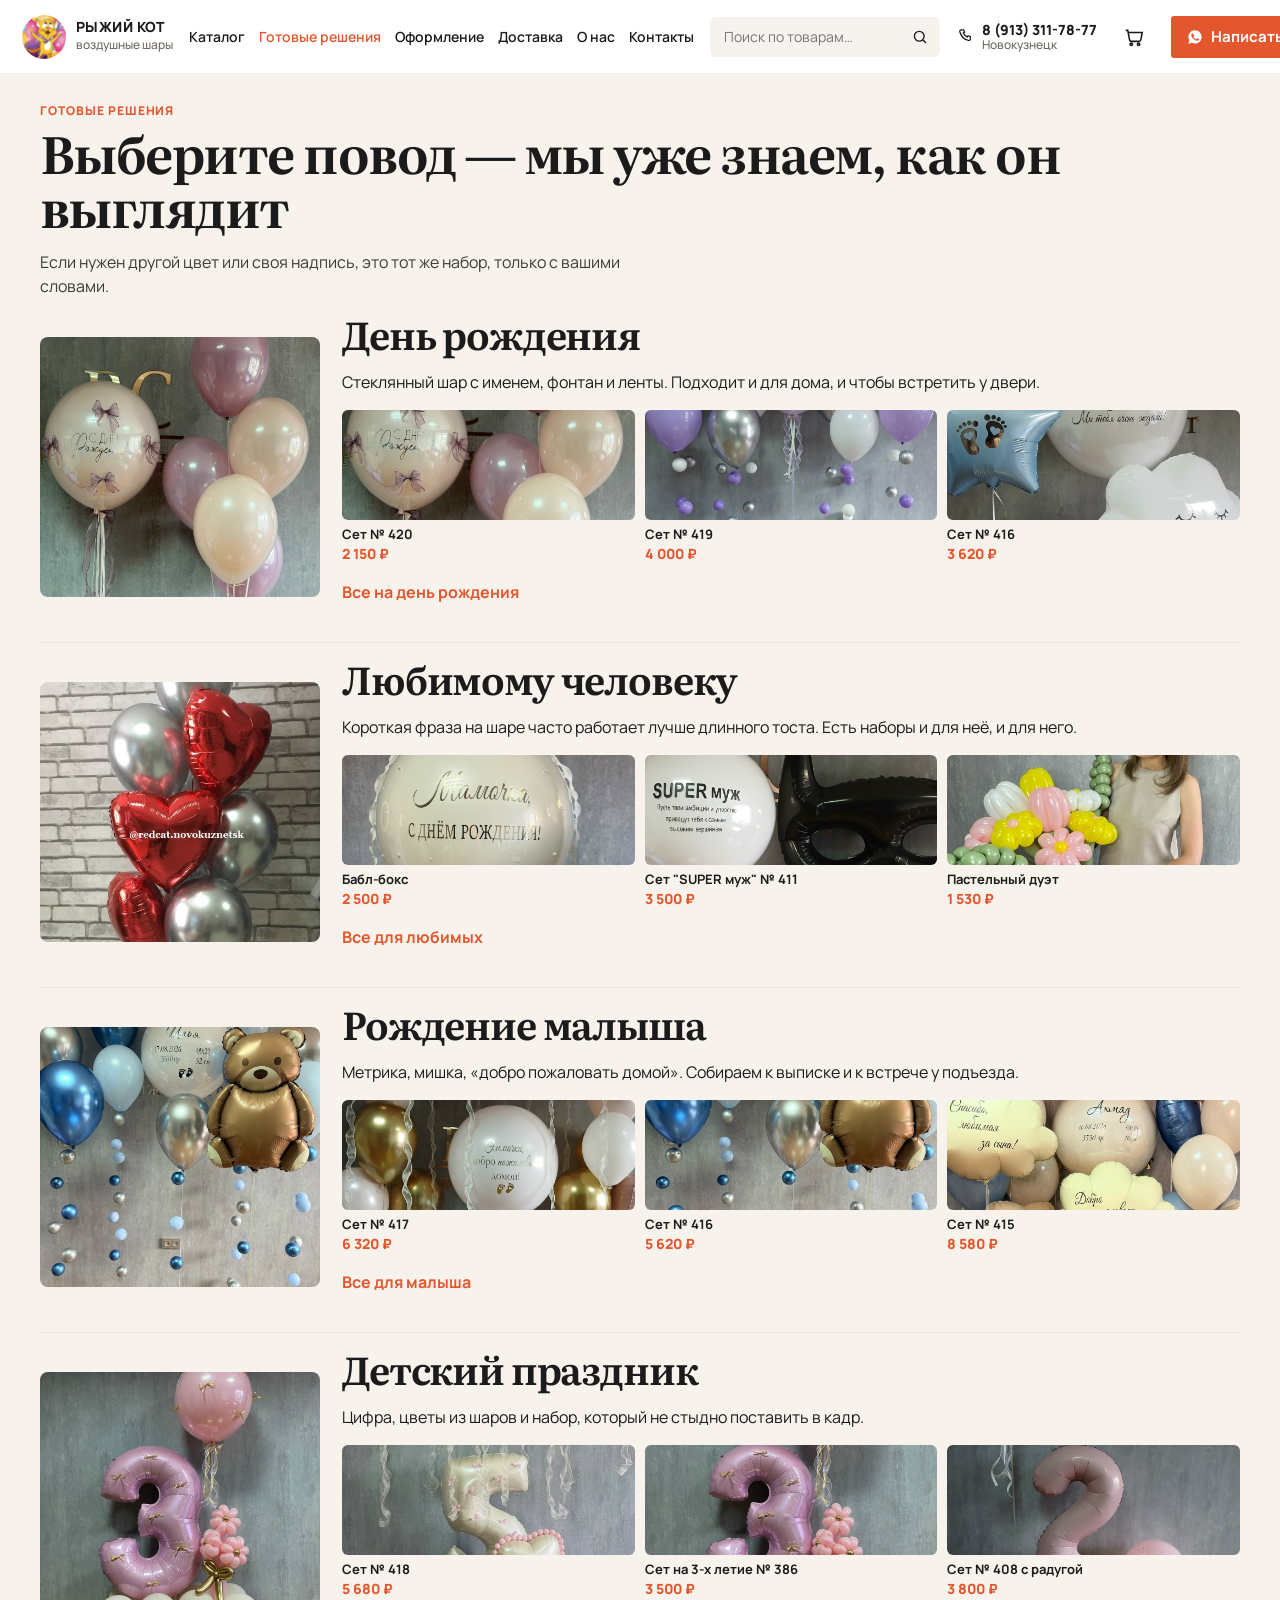
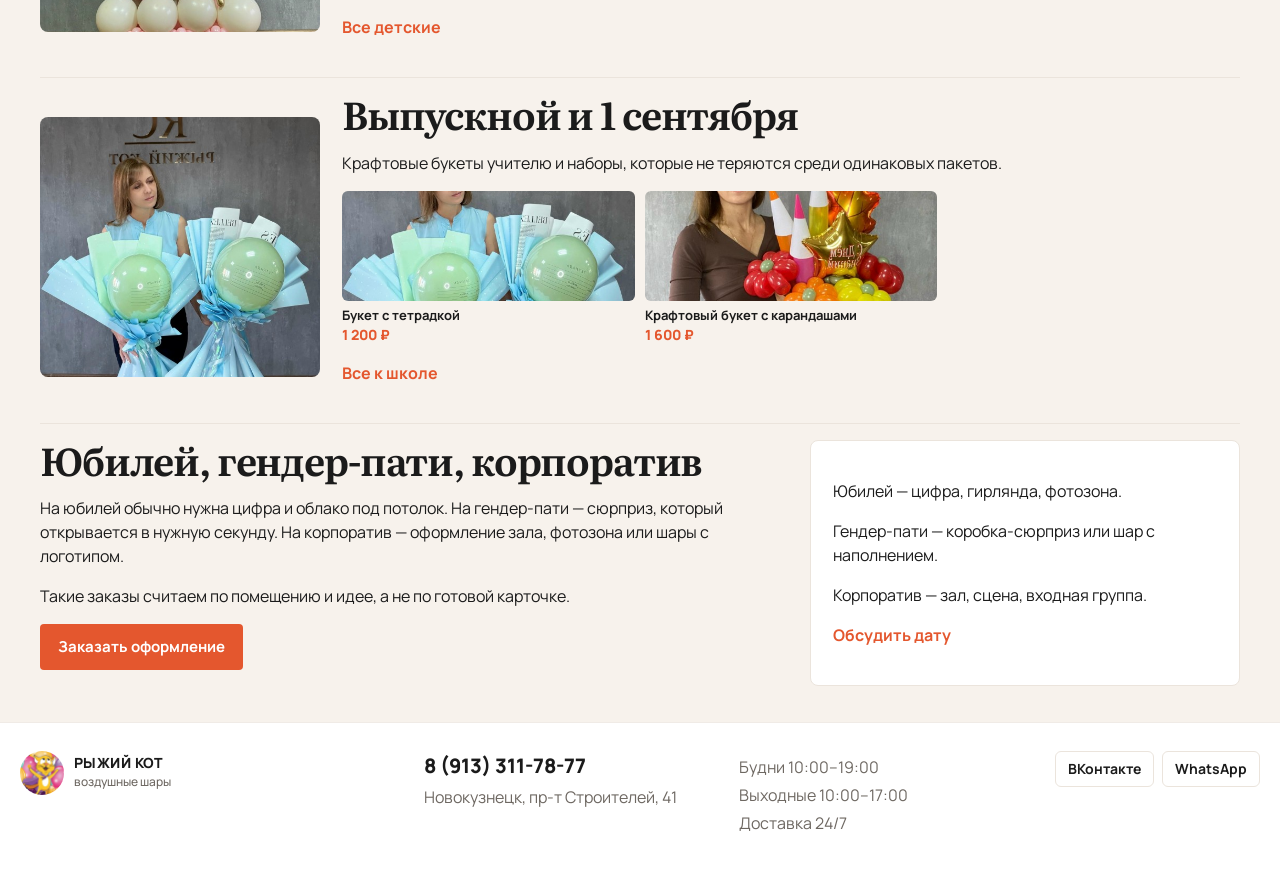
<file: solutions.html>
<!DOCTYPE html>
<html lang="ru">
<head>
  <meta charset="utf-8">
  <meta name="viewport" content="width=device-width, initial-scale=1">
  <title>Готовые решения — Рыжий кот</title>
  <meta name="description" content="Готовые композиции на день рождения, выписку, детский праздник, выпускной и для любимого человека.">
  <link rel="icon" href="img/logo.jpg">
  <link rel="preconnect" href="https://fonts.googleapis.com">
  <link rel="preconnect" href="https://fonts.gstatic.com" crossorigin>
  <link href="https://fonts.googleapis.com/css2?family=Literata:opsz,wght@7..72,560;7..72,650;7..72,700&family=Manrope:wght@400;500;600;700;800&display=swap" rel="stylesheet">
  <link rel="stylesheet" href="css/site.css">
</head>
<body>
  <a class="skip" href="#content">К содержанию</a>
  <header data-header></header>
  <main id="content">
    <div class="page-intro">
      <p class="eyebrow">Готовые решения</p>
      <h1>Выберите повод — мы уже знаем, как он выглядит</h1>
      <p>Если нужен другой цвет или своя надпись, это тот же набор, только с вашими словами.</p>
    </div>

    <section class="band" id="birthday">
      <img src="img/products/p16217645.jpg" alt="Нежная композиция на день рождения">
      <div class="band-copy">
        <h2>День рождения</h2>
        <p>Стеклянный шар с именем, фонтан и ленты. Подходит и для дома, и чтобы встретить у двери.</p>
        <div class="mini-row" data-strip="birthday"></div>
        <p><a href="catalog.html?tag=birthday">Все на день рождения</a></p>
      </div>
    </section>

    <section class="band" id="love">
      <img src="img/products/p15039070.jpg" alt="Красные сердца и серебряные шары">
      <div class="band-copy">
        <h2>Любимому человеку</h2>
        <p>Короткая фраза на шаре часто работает лучше длинного тоста. Есть наборы и для неё, и для него.</p>
        <div class="mini-row" data-strip="love"></div>
        <p><a href="catalog.html?tag=love">Все для любимых</a></p>
      </div>
    </section>

    <section class="band" id="baby">
      <img src="img/products/p16134935.jpg" alt="Композиция на выписку с метрикой">
      <div class="band-copy">
        <h2>Рождение малыша</h2>
        <p>Метрика, мишка, «добро пожаловать домой». Собираем к выписке и к встрече у подъезда.</p>
        <div class="mini-row" data-strip="baby"></div>
        <p><a href="catalog.html?tag=baby">Все для малыша</a></p>
      </div>
    </section>

    <section class="band" id="kids">
      <img src="img/products/p16042050.jpg" alt="Детская композиция с цифрой">
      <div class="band-copy">
        <h2>Детский праздник</h2>
        <p>Цифра, цветы из шаров и набор, который не стыдно поставить в кадр.</p>
        <div class="mini-row" data-strip="kids"></div>
        <p><a href="catalog.html?tag=kids">Все детские</a></p>
      </div>
    </section>

    <section class="band" id="grad">
      <img src="img/products/p16125949.jpg" alt="Букет с шаром-тетрадкой">
      <div class="band-copy">
        <h2>Выпускной и 1 сентября</h2>
        <p>Крафтовые букеты учителю и наборы, которые не теряются среди одинаковых пакетов.</p>
        <div class="mini-row" data-strip="grad"></div>
        <p><a href="catalog.html?tag=grad">Все к школе</a></p>
      </div>
    </section>

    <section class="split-text" id="jubilee">
      <div id="gender">
        <h2>Юбилей, гендер-пати, корпоратив</h2>
        <p>На юбилей обычно нужна цифра и облако под потолок. На гендер-пати — сюрприз, который открывается в нужную секунду. На корпоратив — оформление зала, фотозона или шары с логотипом.</p>
        <p>Такие заказы считаем по помещению и идее, а не по готовой карточке.</p>
        <p><a class="btn" href="decor.html">Заказать оформление</a></p>
      </div>
      <div class="note">
        <p>Юбилей — цифра, гирлянда, фотозона.</p>
        <p>Гендер-пати — коробка-сюрприз или шар с наполнением.</p>
        <p>Корпоратив — зал, сцена, входная группа.</p>
        <p><a href="contacts.html">Обсудить дату</a></p>
      </div>
    </section>
  </main>
  <footer data-footer></footer>
  <script src="js/site.js"></script>
</body>
</html>
</file>
<file: css/site.css>
:root {
  --ink: #1b1b1b;
  --muted: #6e6862;
  --bg: #f7f2ec;
  --paper: #ffffff;
  --line: #ebe4dc;
  --accent: #e4572e;
  --accent-hot: #e86a33;
  --serif: "Literata", "Iowan Old Style", Palatino, "Palatino Linotype", serif;
  --sans: "Manrope", sans-serif;
}

* { box-sizing: border-box; }
html { scroll-behavior: smooth; }
body {
  margin: 0;
  background: var(--bg);
  color: var(--ink);
  font-family: var(--sans);
  font-size: 16px;
  line-height: 1.5;
  overflow-x: clip;
}
img { max-width: 100%; display: block; }
a { color: inherit; text-decoration: none; }
button, input, select, textarea { font: inherit; color: inherit; }
button { cursor: pointer; }
:focus-visible { outline: 2px solid var(--accent); outline-offset: 3px; }

.skip {
  position: absolute;
  left: 12px;
  top: -48px;
  background: var(--ink);
  color: #fff;
  padding: 8px 12px;
  z-index: 50;
  border-radius: 4px;
}
.skip:focus { top: 8px; }

.wrap {
  width: min(1240px, calc(100% - 40px));
  margin-inline: auto;
}

h1, h2, .phone-big {
  font-family: var(--serif);
  font-weight: 650;
  letter-spacing: -0.03em;
  line-height: 1.05;
}
h1 { font-size: clamp(34px, 4vw, 52px); margin: 0 0 10px; }
h2 { font-size: clamp(28px, 3vw, 40px); margin: 0; }

.btn {
  display: inline-flex;
  align-items: center;
  justify-content: center;
  gap: 8px;
  min-height: 46px;
  padding: 0 18px;
  border: 0;
  border-radius: 4px;
  background: var(--accent);
  color: #fff;
  font-family: var(--sans);
  font-weight: 700;
  font-size: 15px;
  line-height: 1;
  white-space: nowrap;
}
.btn:hover { background: #d24c24; }
.btn-line, .btn-vk {
  background: #fff;
  color: var(--ink);
  border: 1px solid #e4ddd4;
  border-radius: 3px;
}
.btn-line:hover, .btn-vk:hover { background: #fff; border-color: #cfc6bc; }
.btn-write { min-height: 42px; padding: 0 16px; border-radius: 3px; }
.ghost {
  min-height: 46px;
  padding: 0 16px;
  border-radius: 6px;
  border: 1px solid #e4ddd4;
  background: #fff;
  font-weight: 700;
}
.ghost[aria-pressed="true"] { color: var(--accent); border-color: var(--accent); }

.site-header {
  position: sticky;
  top: 0;
  z-index: 30;
  display: flex;
  align-items: center;
  gap: 16px;
  min-height: 74px;
  padding: 10px 22px;
  background: #fff;
  border-bottom: 1px solid #f1ebe5;
}
.brand {
  display: flex;
  align-items: center;
  gap: 10px;
  flex: none;
}
.brand img {
  width: 44px;
  height: 44px;
  border-radius: 50%;
  object-fit: cover;
}
.brand strong {
  display: block;
  font-size: 14px;
  font-weight: 800;
  letter-spacing: 0.03em;
  line-height: 1.1;
}
.brand small {
  display: block;
  margin-top: 2px;
  color: var(--muted);
  font-size: 12px;
  font-weight: 500;
}
.nav {
  display: flex;
  align-items: center;
  gap: 14px;
  font-size: 14px;
  font-weight: 600;
}
.nav a { white-space: nowrap; }
.nav a:hover { color: var(--accent); }
.nav a[aria-current="page"] { color: var(--accent); }
.head-tools {
  display: flex;
  align-items: center;
  gap: 16px;
  margin-left: auto;
}
.search {
  display: flex;
  align-items: center;
  width: 230px;
  height: 40px;
  padding: 0 4px 0 12px;
  background: #f6f3ef;
  border-radius: 6px;
}
.search input {
  width: 100%;
  border: 0;
  background: transparent;
  outline: none;
  font-size: 14px;
}
.search input::-webkit-search-cancel-button { appearance: none; }
.search button {
  display: grid;
  place-items: center;
  width: 32px;
  height: 32px;
  border: 0;
  border-radius: 4px;
  background: transparent;
  color: var(--ink);
  flex: none;
}
.phone {
  display: flex;
  align-items: center;
  gap: 8px;
  line-height: 1.15;
  white-space: nowrap;
}
.phone strong { display: block; font-size: 14px; font-weight: 800; }
.phone small { display: block; color: var(--muted); font-size: 12px; font-weight: 500; }
.cart-link {
  position: relative;
  display: grid;
  place-items: center;
  width: 42px;
  height: 42px;
  border-radius: 6px;
  flex: none;
}
.cart-link:hover { background: #f6f3ef; }
.cart-link [data-cart-count] {
  position: absolute;
  top: 2px;
  right: 0;
  min-width: 16px;
  height: 16px;
  padding: 0 4px;
  border-radius: 4px;
  background: var(--accent);
  color: #fff;
  font-size: 10px;
  font-weight: 800;
  line-height: 16px;
  text-align: center;
}
.cart-link [data-cart-count][hidden] { display: none; }
.nav-toggle {
  display: none;
  width: 42px;
  height: 42px;
  border: 0;
  border-radius: 6px;
  background: #f6f3ef;
  flex: none;
}

.hero-block { padding-top: 18px; }
.hero {
  display: grid;
  grid-template-columns: minmax(0, 0.92fr) minmax(0, 1.08fr);
  gap: 28px;
  align-items: center;
  padding-bottom: 28px;
}
.hero-kicker {
  display: inline-flex;
  align-items: center;
  gap: 6px;
  margin: 0 0 14px;
  padding: 0;
  border-radius: 0;
  background: transparent;
  color: var(--accent);
  font-size: 13px;
  font-weight: 700;
  letter-spacing: 0.02em;
}
.hero h1 { font-size: clamp(40px, 4.6vw, 64px); max-width: 11ch; }
.hero h1 span { color: var(--accent-hot); }
.hero-lead {
  max-width: 42ch;
  margin: 14px 0 22px;
  color: #3f3b37;
  font-size: 16px;
}
.hero-actions { display: flex; flex-wrap: wrap; gap: 10px; }
.hero-photo img {
  width: 100%;
  height: 520px;
  object-fit: cover;
  object-position: 50% 28%;
  border-radius: 4px;
  background: #efe8e0;
}

.facts-line {
  margin: 0;
  padding: 14px 0 4px;
  border-top: 1px solid #e4ddd4;
  color: var(--muted);
  font-size: 14px;
  font-weight: 500;
  letter-spacing: 0.01em;
  line-height: 1.5;
}

.block { margin-top: 42px; }
.section-head {
  display: flex;
  align-items: center;
  justify-content: space-between;
  gap: 16px;
  margin-bottom: 16px;
}
.section-head h2 { display: flex; align-items: center; gap: 8px; }
.section-head.with-pills {
  display: grid;
  grid-template-columns: auto 1fr auto;
  align-items: center;
}
.more-link { font-size: 14px; font-weight: 700; white-space: nowrap; }
.more-link:hover { color: var(--accent); }
.title-arrow { color: var(--muted); font-family: var(--sans); font-size: 22px; font-weight: 500; }

.pills { display: flex; flex-wrap: wrap; gap: 4px 16px; justify-content: center; }
.pills button {
  border: 0;
  border-bottom: 2px solid transparent;
  border-radius: 0;
  background: transparent;
  padding: 6px 2px;
  font-weight: 600;
  font-size: 14px;
  color: var(--muted);
}
.pills button[aria-pressed="true"] {
  background: transparent;
  box-shadow: none;
  border-bottom-color: var(--accent);
  color: var(--ink);
}

.occasion-mosaic {
  display: grid;
  grid-template-columns: 1.45fr 1fr 1fr 1fr;
  gap: 14px 16px;
  align-items: start;
}
.occasion { min-width: 0; }
.occasion img {
  width: 100%;
  height: 168px;
  object-fit: cover;
  border-radius: 4px;
  background: #efe8e0;
}
.occasion--feature { grid-row: span 2; }
.occasion--feature img {
  height: 380px;
  border-radius: 6px;
}
.occasion--compact img { height: 148px; border-radius: 3px; }
.occasion--wide { grid-column: span 2; }
.occasion--wide img { height: 148px; border-radius: 5px; }
.occasion span {
  display: block;
  margin-top: 8px;
  font-size: 14px;
  font-weight: 650;
  line-height: 1.25;
}
.occasion-links {
  display: flex;
  flex-wrap: wrap;
  align-items: center;
  gap: 8px 10px;
  margin-top: 14px;
  padding-top: 12px;
  border-top: 1px solid #e4ddd4;
  color: var(--muted);
  font-size: 14px;
  font-weight: 600;
}
.occasion-links a {
  color: var(--ink);
  font-weight: 700;
}
.occasion-links a:hover { color: var(--accent); }

.shelf, .catalog-grid {
  display: grid;
  grid-template-columns: repeat(4, minmax(0, 1fr));
  gap: 22px 16px;
}
.good-photo { position: relative; }
.good-photo img {
  width: 100%;
  aspect-ratio: 1;
  object-fit: cover;
  border-radius: 6px;
  background: #efe8e0;
}
.fav {
  position: absolute;
  top: 8px;
  right: 8px;
  display: grid;
  place-items: center;
  width: 32px;
  height: 32px;
  border: 0;
  border-radius: 4px;
  background: #fff;
}
.fav svg { width: 18px; height: 18px; fill: none; stroke: var(--ink); stroke-width: 1.7; }
.fav.is-on svg { fill: var(--accent); stroke: var(--accent); }
.good-name {
  display: block;
  min-height: 2.6em;
  margin-top: 10px;
  font-size: 15px;
  font-weight: 700;
  line-height: 1.3;
}
.good-buy {
  display: flex;
  flex-direction: column;
  align-items: flex-start;
  gap: 8px;
  margin-top: 6px;
}
.good-price { font-size: 16px; font-weight: 800; }
.good .btn { min-height: 34px; padding: 0 12px; font-size: 13px; border-radius: 3px; }

.turnkey {
  display: grid;
  grid-template-columns: 1.15fr 0.85fr;
  gap: 28px;
  align-items: center;
  margin-top: 56px;
}
.turnkey img {
  width: 100%;
  height: 380px;
  object-fit: cover;
  object-position: center;
  border-radius: 10px;
  background: #efe8e0;
}
.turnkey p { max-width: 46ch; color: #3f3b37; }
.turnkey .btn { margin-top: 6px; }

.hours {
  display: grid;
  grid-template-columns: 1.2fr 1.2fr 1.2fr auto;
  gap: 12px 18px;
  align-items: center;
  margin: 28px auto 8px;
  padding: 18px 0;
  background: transparent;
  border-radius: 0;
  border-top: 1px solid #e4ddd4;
}
.hours strong, .hours span { display: block; }
.hours span { color: var(--muted); font-size: 14px; }

.site-footer {
  margin-top: 36px;
  padding: 28px 0 34px;
  background: #fff;
  border-top: 1px solid #f0ebe6;
}
.footer-grid {
  width: min(1240px, calc(100% - 40px));
  margin: 0 auto;
  display: grid;
  grid-template-columns: 1.3fr 1fr 1fr auto;
  gap: 22px;
  align-items: start;
}
.footer-phone { font-size: 20px; font-weight: 800; }
.footer-grid p { margin: 4px 0; color: var(--muted); }
.footer-links { display: flex; flex-wrap: wrap; gap: 8px; }
.footer-links a {
  display: inline-flex;
  align-items: center;
  min-height: 36px;
  padding: 0 12px;
  border: 1px solid var(--line);
  border-radius: 6px;
  font-weight: 700;
  font-size: 14px;
}
.footer-links a:hover { border-color: var(--accent); color: var(--accent); }

.page-intro,
.filters,
.catalog-note,
.catalog-grid,
.cart-list,
.split-text,
.why {
  width: min(1200px, calc(100% - 40px));
  margin-left: auto;
  margin-right: auto;
}
.page-intro { margin-top: 28px; margin-bottom: 16px; }
.page-intro p:last-child { max-width: 62ch; color: #3f3b37; }
.eyebrow {
  margin: 0 0 6px;
  color: var(--accent);
  font-size: 12px;
  font-weight: 800;
  letter-spacing: 0.08em;
  text-transform: uppercase;
}
.filters {
  display: flex;
  flex-wrap: wrap;
  gap: 4px 14px;
  margin-bottom: 10px;
}
.filters a {
  padding: 6px 2px;
  border-radius: 0;
  border-bottom: 2px solid transparent;
  background: transparent;
  font-size: 14px;
  font-weight: 650;
  color: var(--muted);
}
.filters a[aria-current="true"] {
  background: transparent;
  box-shadow: none;
  border-bottom-color: var(--accent);
  color: var(--ink);
}
.catalog-note { margin-bottom: 16px; color: var(--muted); }
.catalog-grid { margin-bottom: 64px; }
main p a:not(.btn) { color: var(--accent); font-weight: 700; }

.product {
  width: min(1100px, calc(100% - 40px));
  margin: 28px auto 64px;
  display: grid;
  grid-template-columns: 1.05fr 0.95fr;
  gap: 32px;
  align-items: start;
}
.product > img {
  width: 100%;
  border-radius: 10px;
  background: #efe8e0;
}
.product-price {
  margin: 8px 0;
  font-family: var(--serif);
  font-size: 40px;
  font-weight: 650;
  letter-spacing: -0.03em;
}
.product-actions { display: flex; flex-wrap: wrap; gap: 10px; margin: 16px 0; }
.desc { color: #3f3b37; }

.cart-list { margin-bottom: 64px; }
.cart-row {
  display: grid;
  grid-template-columns: 92px minmax(0, 1fr) auto;
  gap: 14px;
  align-items: center;
  margin-bottom: 10px;
  padding: 12px 0;
  background: transparent;
  border-radius: 0;
  border-bottom: 1px solid var(--line);
}
.cart-row img {
  width: 92px;
  height: 92px;
  object-fit: cover;
  border-radius: 6px;
}
.qty { display: flex; flex-wrap: wrap; align-items: center; gap: 8px; margin-top: 8px; }
.qty button {
  min-width: 32px;
  height: 32px;
  border: 1px solid var(--line);
  border-radius: 4px;
  background: #fff;
}
.qty [data-remove] { padding: 0 12px; }
.cart-total {
  display: flex;
  flex-wrap: wrap;
  align-items: center;
  justify-content: space-between;
  gap: 12px;
  margin-top: 16px;
  font-size: 20px;
}
.finale-actions, .hero-actions { display: flex; flex-wrap: wrap; gap: 10px; }

.band {
  width: min(1200px, calc(100% - 40px));
  margin: 0 auto 16px;
  display: grid;
  grid-template-columns: 280px minmax(0, 1fr);
  gap: 22px;
  align-items: center;
  padding: 0 0 22px;
  background: transparent;
  border-radius: 0;
  border-bottom: 1px solid var(--line);
}
.band > img {
  width: 100%;
  height: 260px;
  object-fit: cover;
  border-radius: 8px;
}
.band h2 { margin-bottom: 8px; }
.mini-row {
  display: grid;
  grid-template-columns: repeat(3, minmax(0, 1fr));
  gap: 10px;
  margin: 12px 0;
}
.mini img {
  width: 100%;
  height: 110px;
  object-fit: cover;
  border-radius: 6px;
  background: var(--bg);
}
.mini strong, .mini span { display: block; }
.mini strong { margin-top: 6px; font-size: 13px; line-height: 1.3; }
.mini span { color: var(--accent); font-weight: 800; font-size: 14px; }

.split-text {
  display: grid;
  grid-template-columns: 1.4fr 0.8fr;
  gap: 18px;
  align-items: start;
  margin-bottom: 28px;
}
.note, .contact-card, .desk-form {
  background: #fff;
  border-radius: 8px;
  padding: 22px;
  border: 1px solid var(--line);
}
.why {
  display: grid;
  grid-template-columns: repeat(4, minmax(0, 1fr));
  gap: 18px 24px;
  margin-bottom: 48px;
}
.why article {
  padding: 0;
  background: transparent;
  border-radius: 0;
}
.why strong, .why span { display: block; }
.why span { color: var(--muted); }

.desk {
  width: min(1100px, calc(100% - 40px));
  margin: 24px auto 48px;
  display: grid;
  grid-template-columns: 0.85fr 1.15fr;
  gap: 20px;
  align-items: start;
}
.desk > img {
  width: 100%;
  height: 100%;
  min-height: 320px;
  max-height: 760px;
  object-fit: cover;
  border-radius: 10px;
}
.form-grid {
  display: grid;
  grid-template-columns: 1fr 1fr;
  gap: 12px;
  margin-top: 8px;
}
.field { display: flex; flex-direction: column; gap: 6px; font-size: 14px; font-weight: 700; }
.field input, .field select, .field textarea {
  width: 100%;
  border: 1px solid var(--line);
  border-radius: 6px;
  padding: 12px 14px;
  background: #fff;
  font-weight: 500;
}
.field textarea { min-height: 110px; resize: vertical; }
.field:has(textarea), .form-grid .btn { grid-column: 1 / -1; }

.contact {
  width: min(1100px, calc(100% - 40px));
  margin: 0 auto 56px;
  display: grid;
  grid-template-columns: 0.85fr 1.15fr;
  gap: 18px;
}
.phone-big { display: inline-block; margin: 0 0 10px; font-size: clamp(32px, 4vw, 46px); }
.map iframe {
  width: 100%;
  height: 340px;
  border: 0;
  border-radius: 8px;
  background: #fff;
}
.map a { display: inline-block; margin-top: 8px; font-weight: 700; }

.toast {
  position: fixed;
  left: 50%;
  bottom: 18px;
  z-index: 60;
  padding: 12px 16px;
  border-radius: 6px;
  background: var(--ink);
  color: #fff;
  font-weight: 700;
  opacity: 0;
  transform: translateX(-50%) translateY(8px);
  pointer-events: none;
  transition: 0.2s ease;
}
.toast.show { opacity: 1; transform: translateX(-50%) translateY(0); }

@media (max-width: 1100px) {
  .nav-toggle { display: grid; place-items: center; }
  .nav, .head-tools { display: none; }
  .site-header { flex-wrap: wrap; }
  .cart-link { margin-left: auto; }
  .site-header.menu-open .nav,
  .site-header.menu-open .head-tools {
    display: flex;
    flex-basis: 100%;
    flex-direction: column;
    align-items: stretch;
    margin-left: 0;
  }
  .site-header.menu-open .nav { order: 5; gap: 12px; padding-top: 8px; }
  .site-header.menu-open .head-tools { order: 6; padding-bottom: 8px; }
  .search { width: 100%; }
  .section-head.with-pills { grid-template-columns: 1fr; justify-items: start; }
  .pills { justify-content: flex-start; }
  .shelf, .catalog-grid { grid-template-columns: repeat(3, minmax(0, 1fr)); }
  .footer-grid, .hours { grid-template-columns: 1fr 1fr; }
  .occasion-mosaic { grid-template-columns: 1.3fr 1fr 1fr; }
  .occasion--feature img { height: 340px; }
  .occasion--wide { grid-column: span 2; }
}

@media (max-width: 800px) {
  .wrap { width: min(1240px, calc(100% - 28px)); }
  .hero { grid-template-columns: 1fr; padding-bottom: 0; }
  .hero h1 { max-width: none; }
  .hero-photo img { height: 320px; border-radius: 3px; }
  .facts-line { padding-top: 12px; font-size: 13px; }
  .occasion-mosaic {
    display: flex;
    gap: 12px;
    overflow-x: auto;
    padding-bottom: 4px;
    align-items: start;
  }
  .occasion { flex: 0 0 148px; }
  .occasion--feature { flex: 0 0 176px; grid-row: auto; }
  .occasion--feature img { height: 220px; }
  .occasion--wide { flex: 0 0 220px; grid-column: auto; }
  .occasion--wide img { height: 148px; }
  .occasion--compact img, .occasion img { height: 148px; }
  .occasion-links { margin-top: 10px; }
  .turnkey, .product, .band, .split-text, .desk, .contact, .why { grid-template-columns: 1fr; }
  .turnkey img, .band > img { height: 240px; }
  .desk > img { max-height: 280px; min-height: 0; }
  .mini-row { grid-template-columns: 1fr; }
  .form-grid { grid-template-columns: 1fr; }
  .shelf, .catalog-grid { grid-template-columns: repeat(2, minmax(0, 1fr)); }
  .page-intro, .filters, .catalog-note, .catalog-grid, .cart-list, .split-text, .why,
  .band, .desk, .contact {
    width: min(1200px, calc(100% - 28px));
  }
}

@media (max-width: 420px) {
  .brand small { display: none; }
  .brand strong { font-size: 11px; letter-spacing: 0; }
  .brand img { width: 36px; height: 36px; }
  .btn-write { min-height: 36px; padding: 0 10px; font-size: 13px; }
  .site-header { gap: 8px; padding: 8px 10px; }
  .hours { grid-template-columns: 1fr; }
  .cart-row { grid-template-columns: 72px minmax(0, 1fr); }
  .cart-row > strong { grid-column: 2; }
}
</file>
